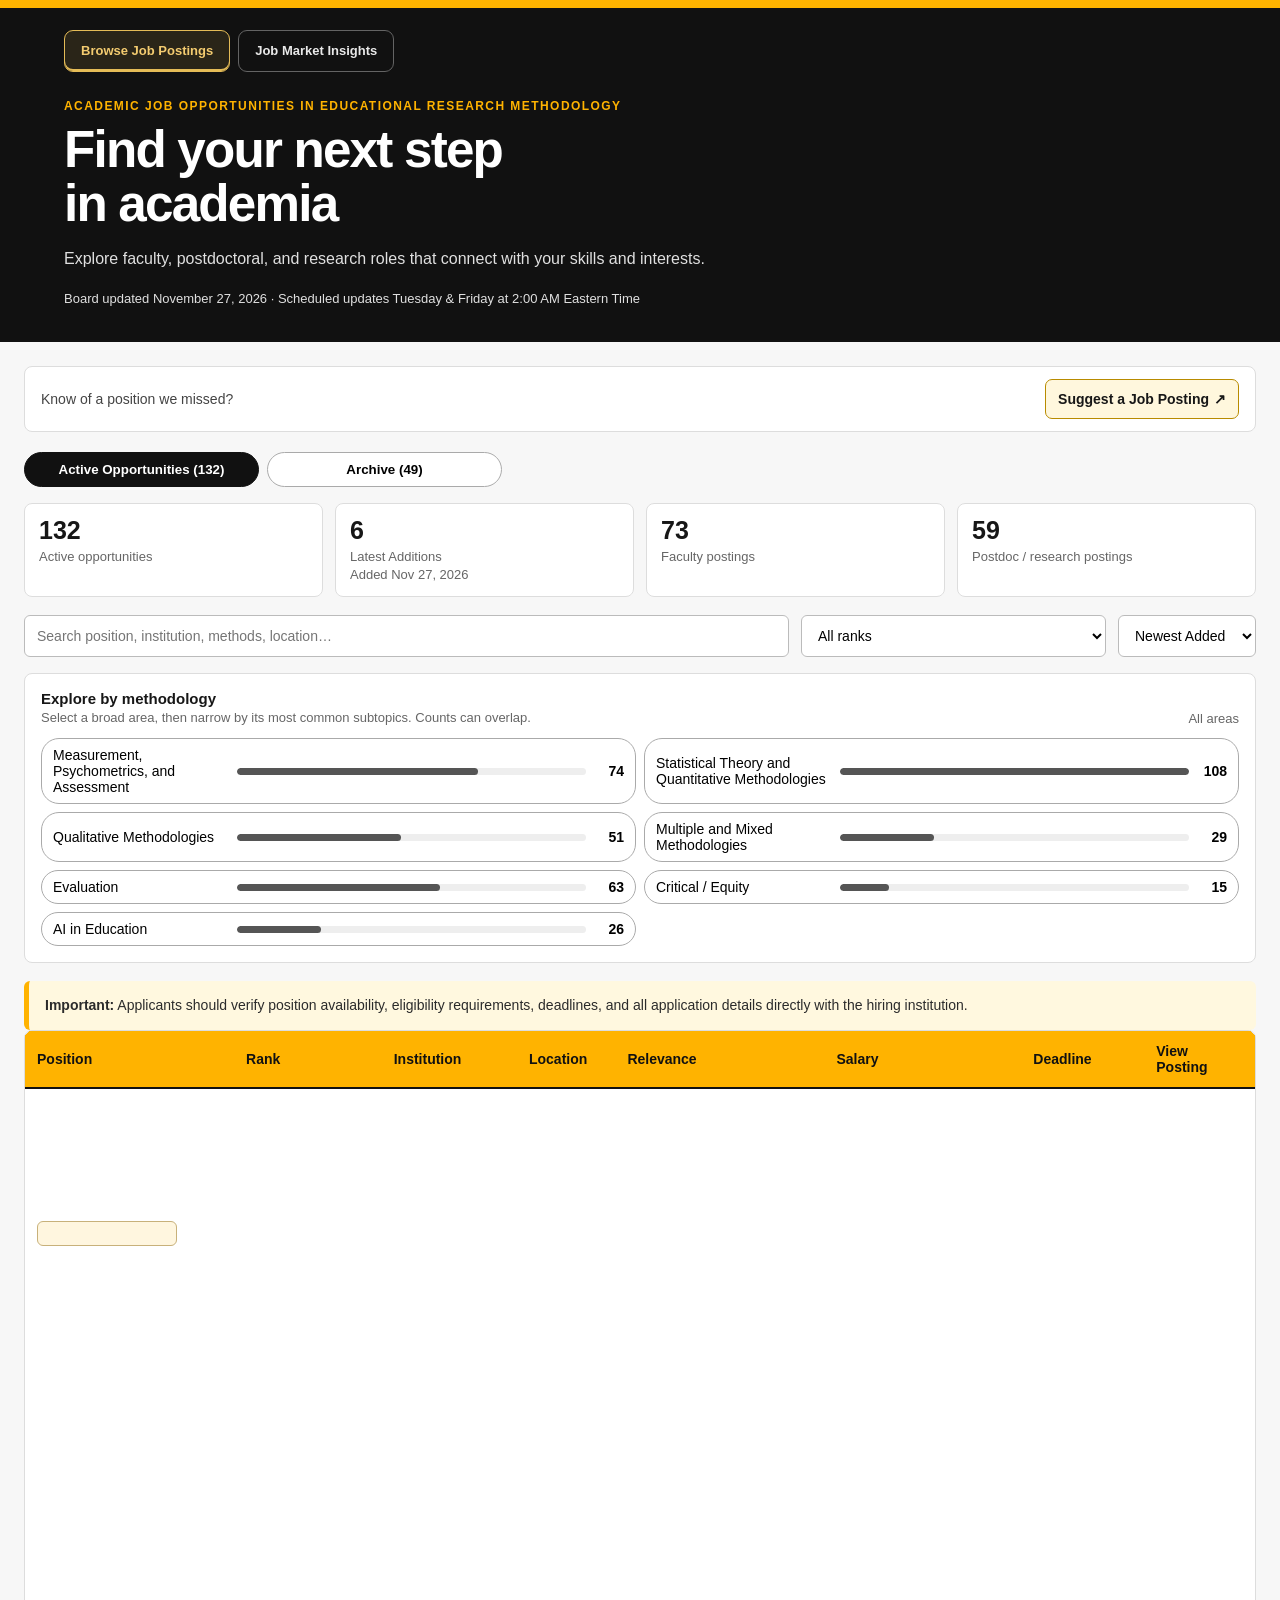
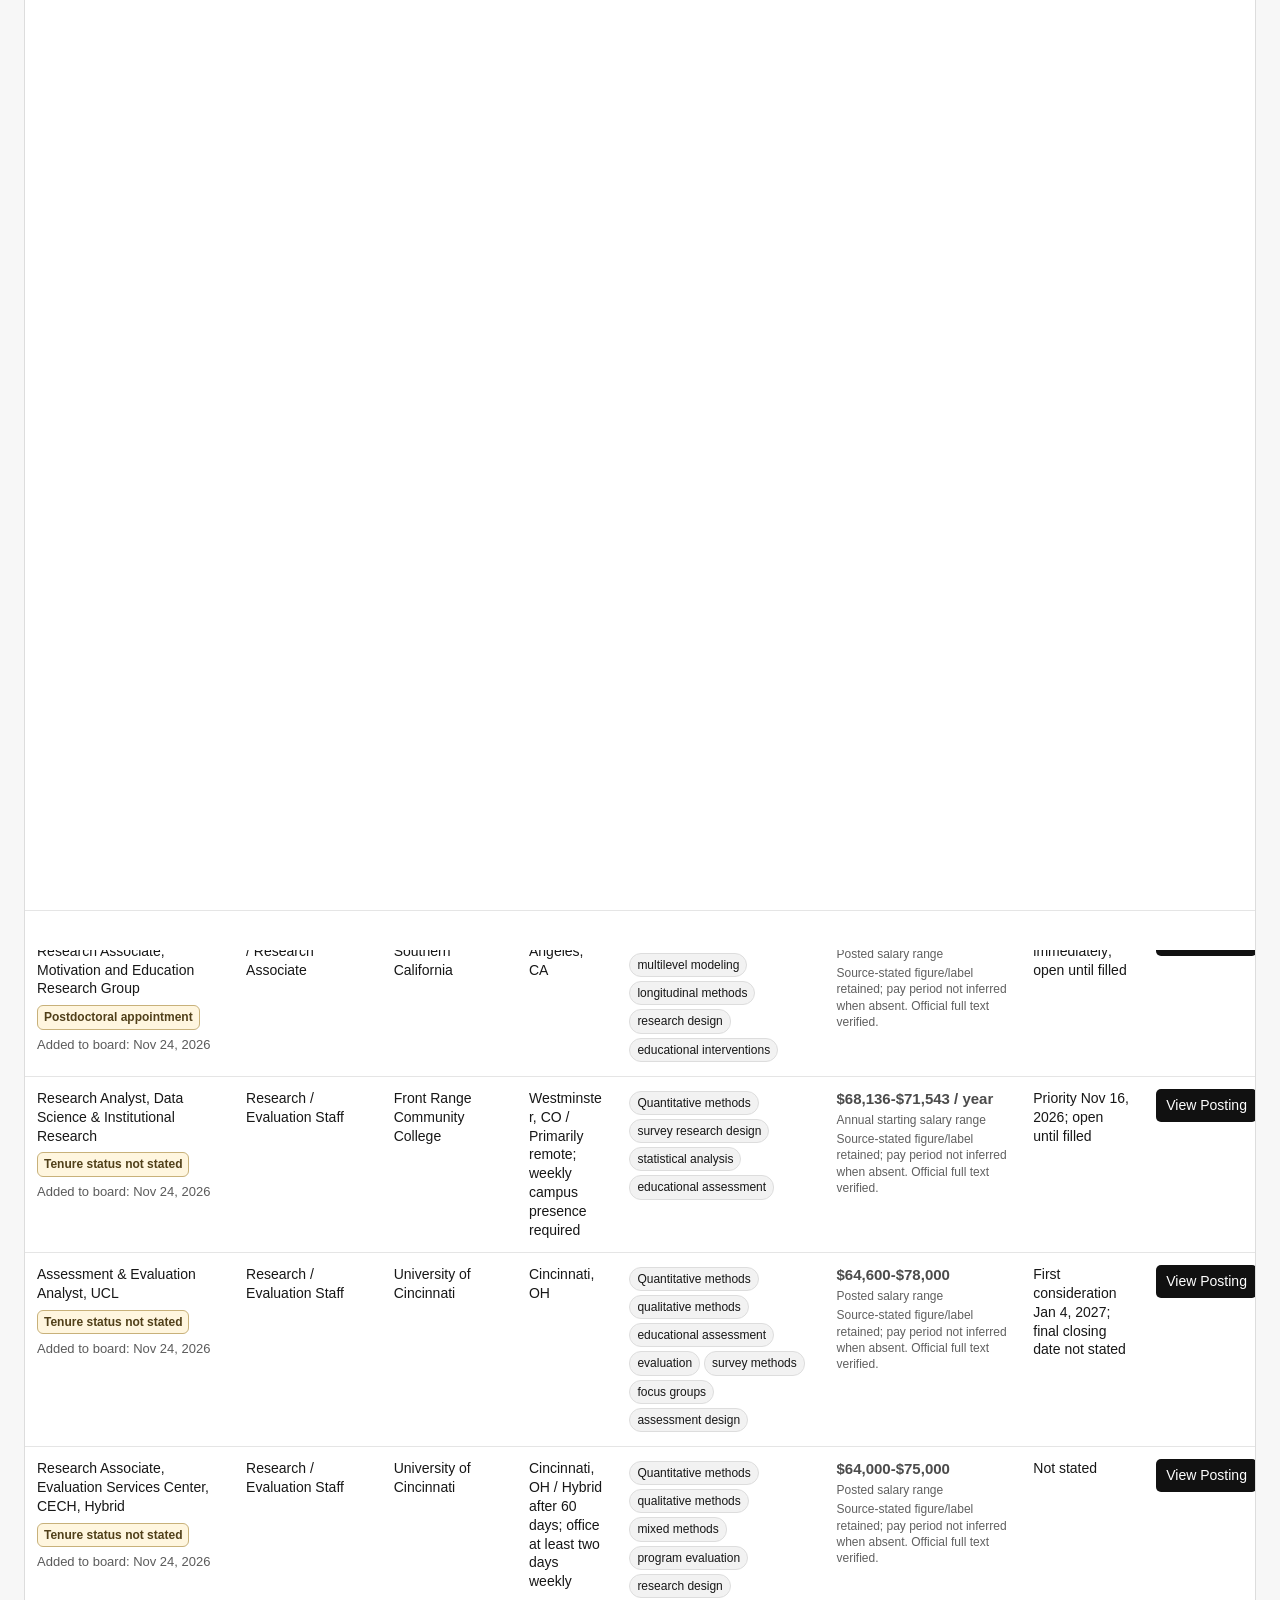
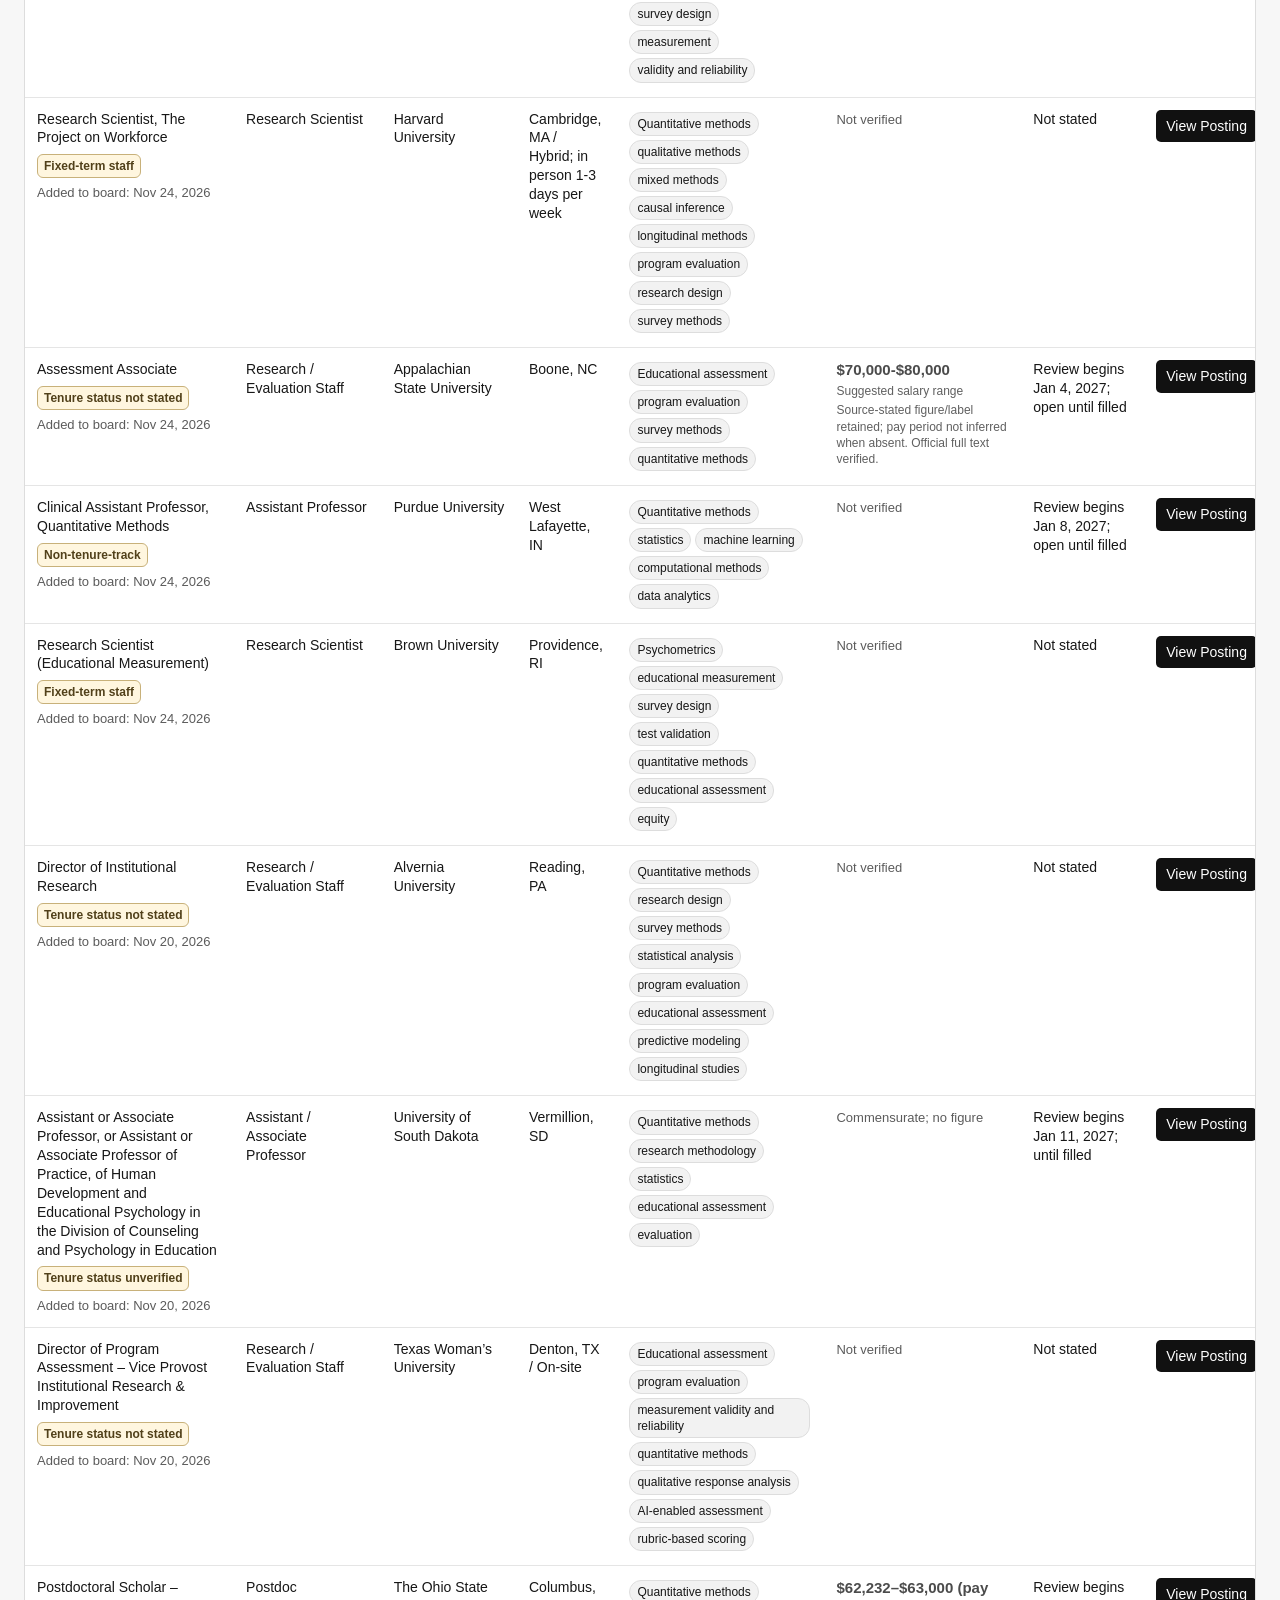
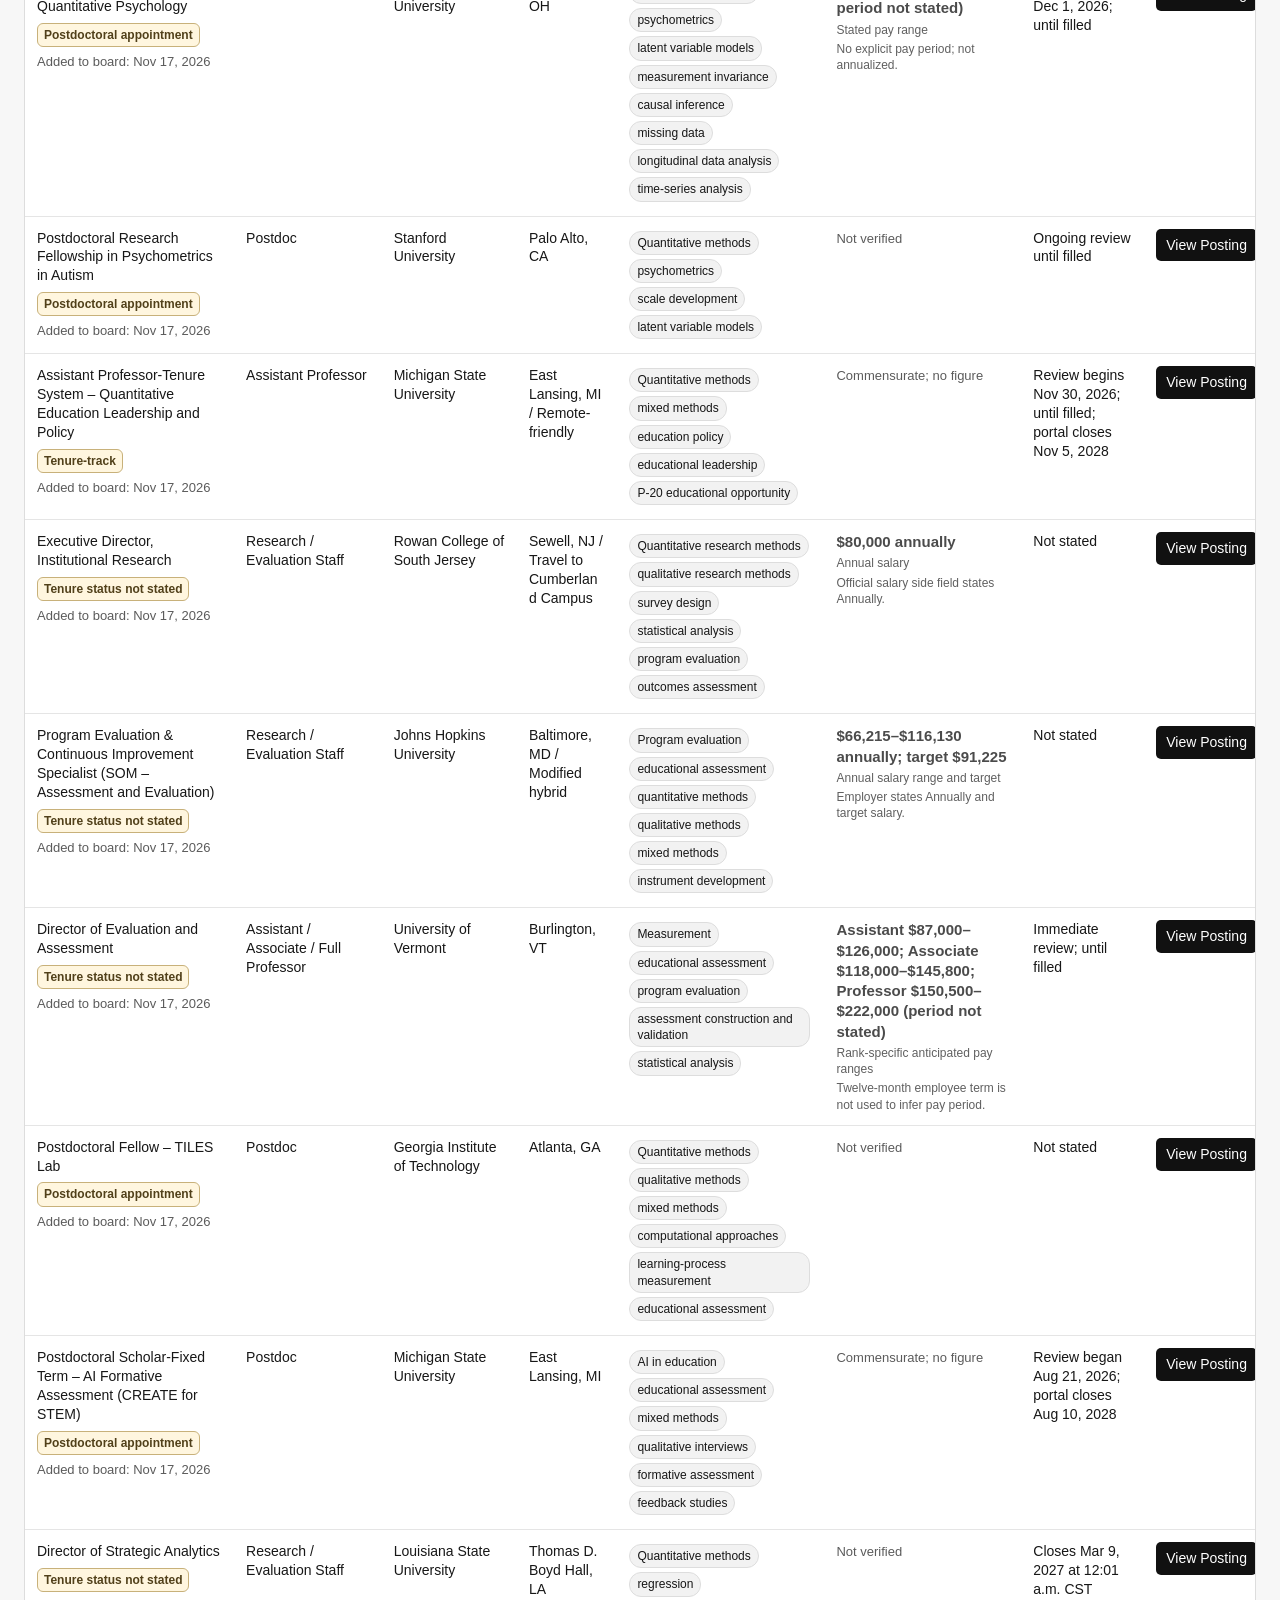
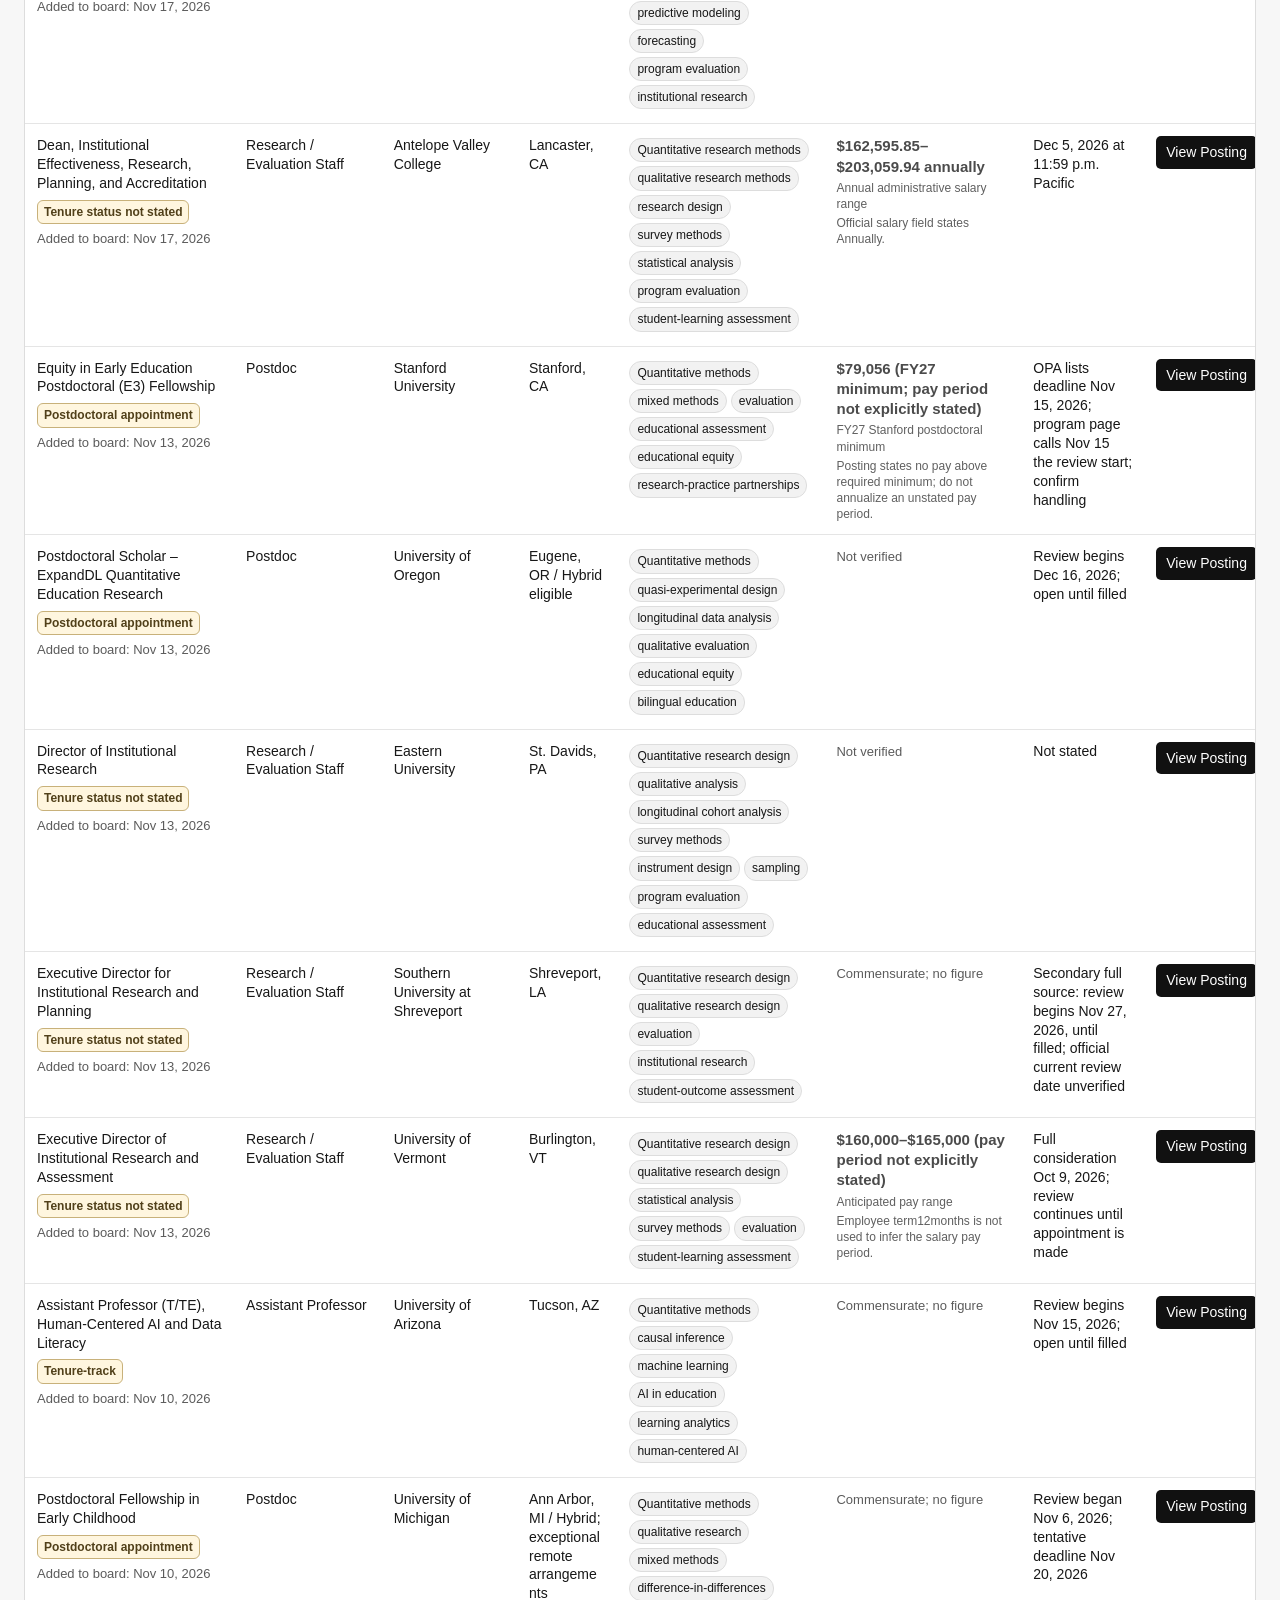
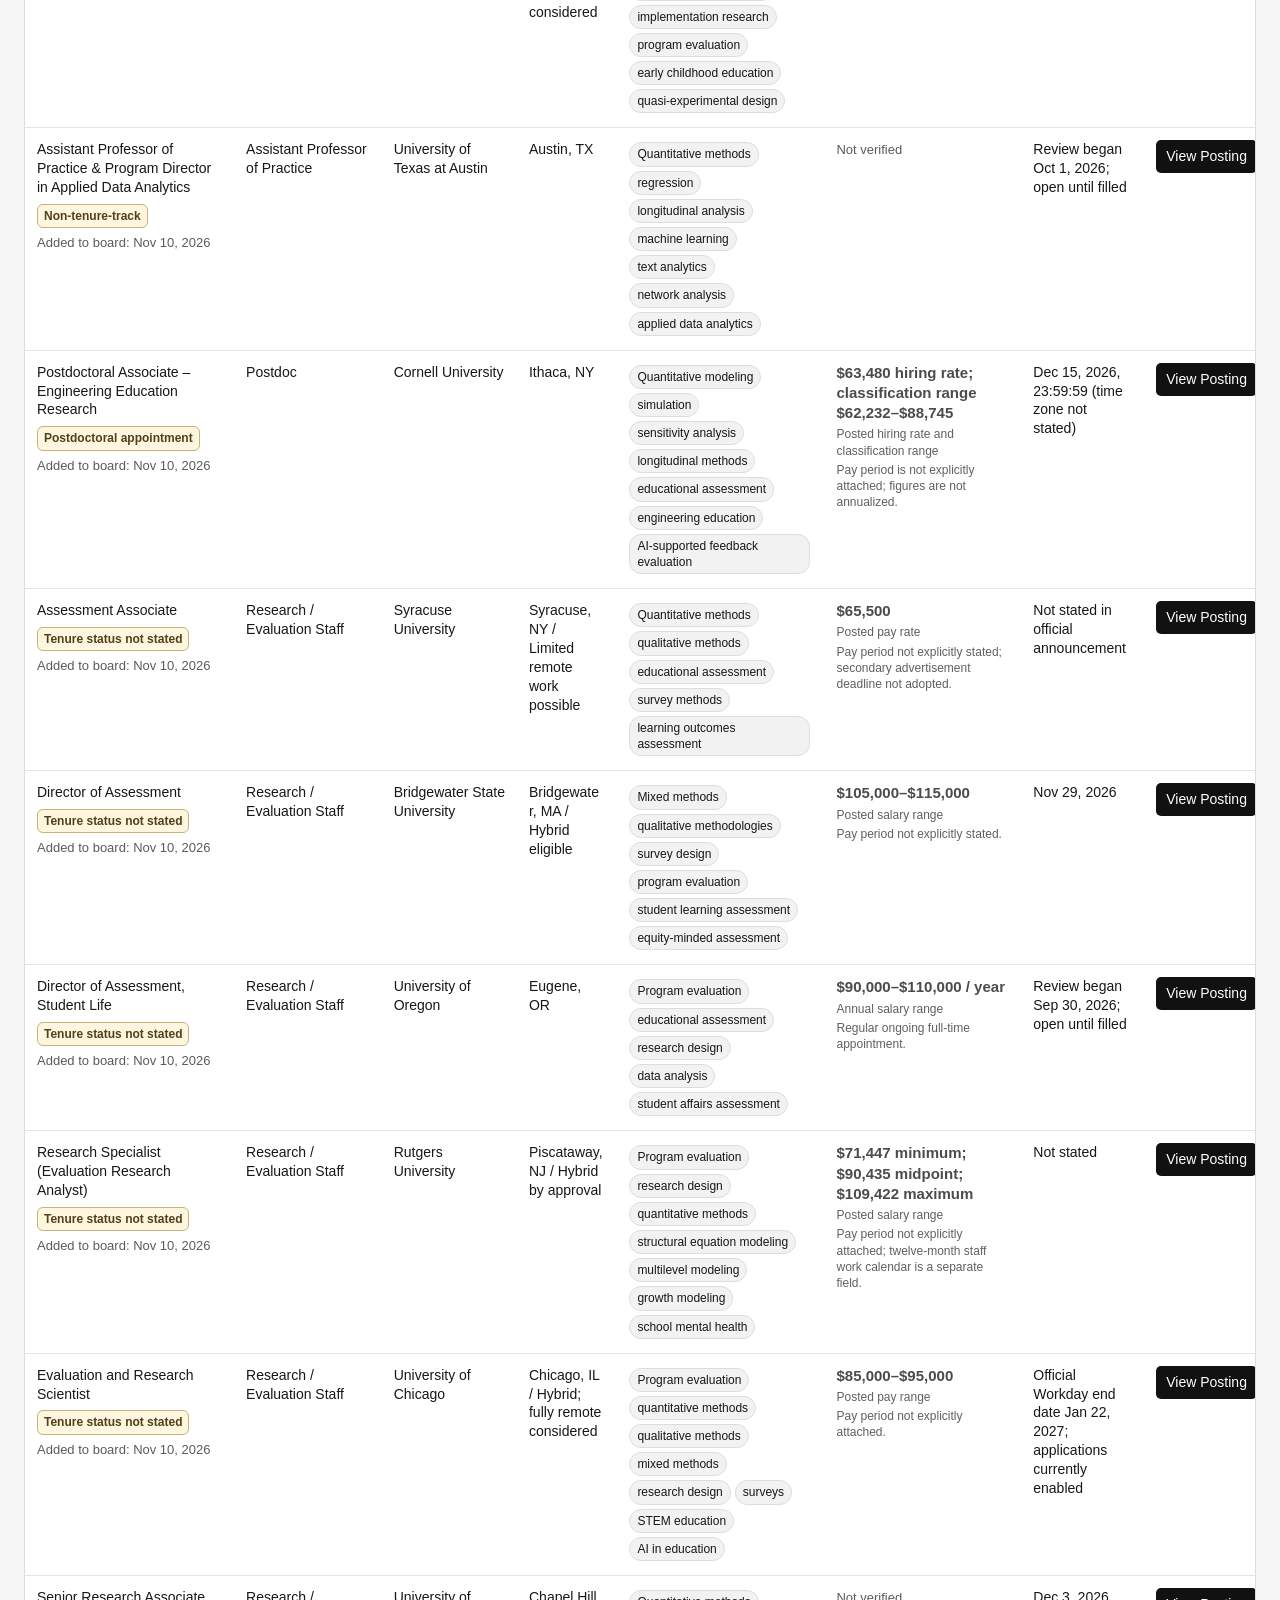
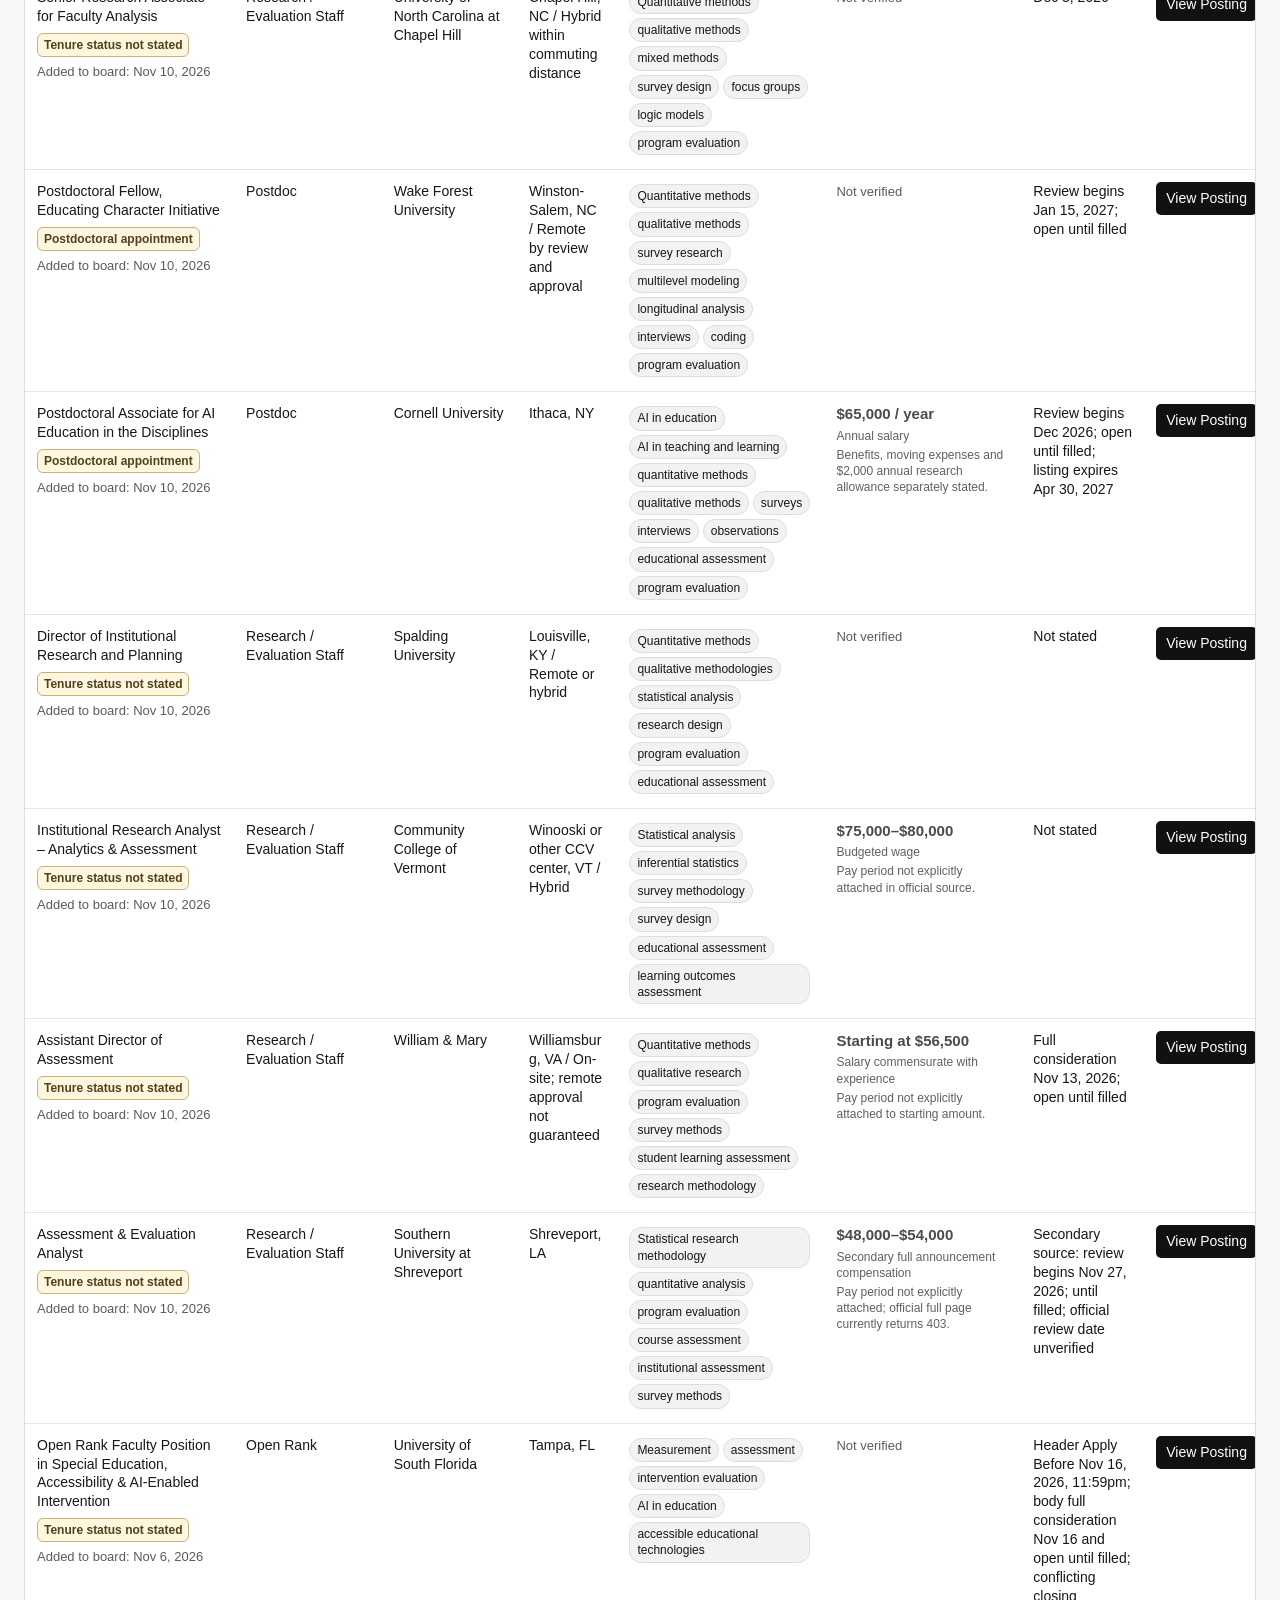
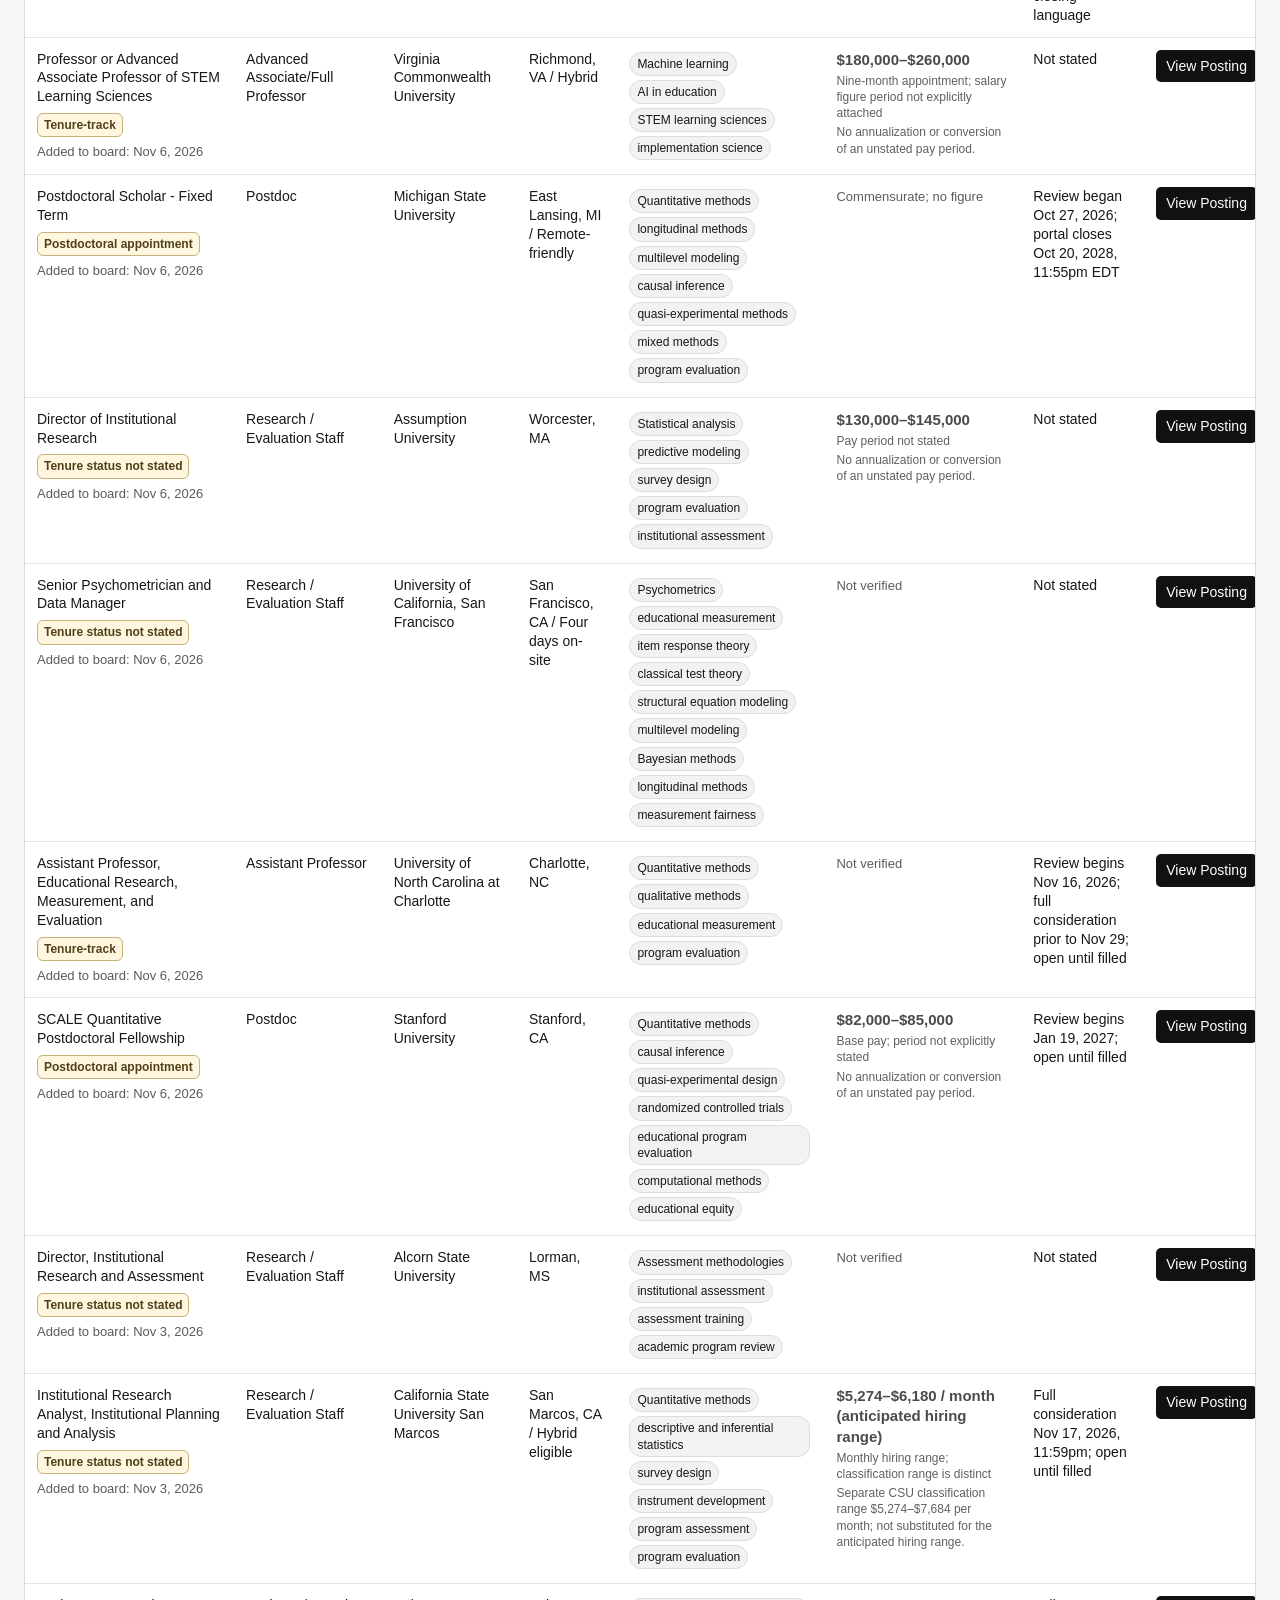
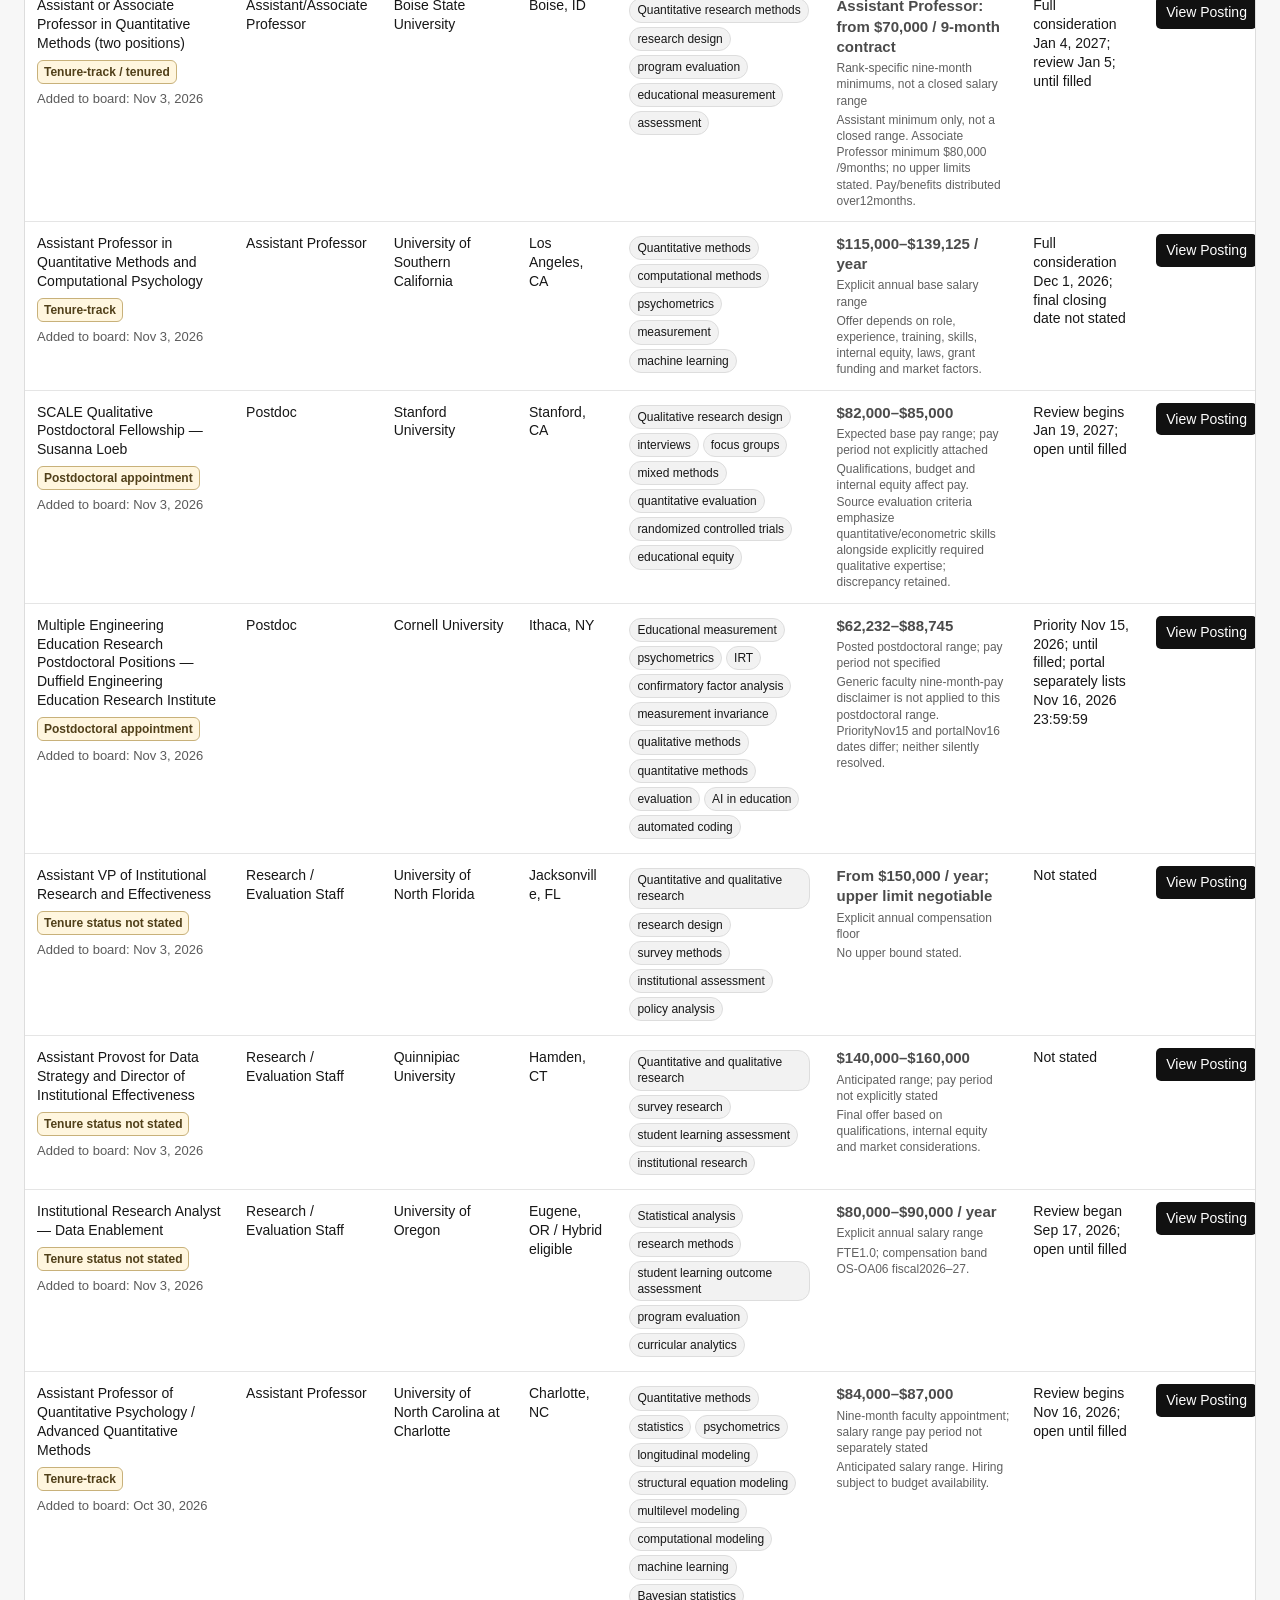
<file: index.html>
<!doctype html><html lang="en"><head><meta charset="utf-8"><meta name="viewport" content="width=device-width,initial-scale=1"><title>Educational Research Methodology Academic Jobs | RAE Job Opportunities</title>
<meta name="robots" content="index, follow"><meta name="description" content="Find educational research methodology academic jobs in quantitative methods, measurement, evaluation, educational data science, and AI-supported research design. Browse faculty, postdoctoral, and research opportunities."><style>
:root{--accent:#ffb300;--black:#111;--muted:#666;--line:#ddd}*{box-sizing:border-box}body{margin:0;font-family:Arial,Helvetica,sans-serif;color:#171717;background:#f7f7f7}.hero{background:#111;color:white;padding:22px max(5vw,24px) 34px;border-top:8px solid var(--accent)}.hero-nav{display:flex;gap:12px;align-items:center;flex-wrap:wrap;margin-bottom:26px}.hero-nav a{text-decoration:none;border:1px solid #777;border-radius:999px;padding:9px 15px;font-size:14px;font-weight:700;color:#fff}.hero-nav a[aria-current="page"]{background:var(--accent);border-color:var(--accent);color:#111}.hero-nav a:hover,.hero-nav a:focus-visible{border-color:var(--accent)}.hero-eyebrow{font-size:12px;font-weight:800;letter-spacing:.12em;text-transform:uppercase;color:var(--accent)}.hero h1{font-size:clamp(32px,4vw,54px);line-height:1.06;letter-spacing:-.035em;margin:10px 0 15px;max-width:900px}.hero p{max-width:760px;line-height:1.5;margin:0;color:#e0e0e0}.hero .asof{margin-top:18px;font-size:13px}.wrap{max-width:1500px;margin:24px auto;padding:0 24px}.tabs{display:flex;gap:8px;flex-wrap:wrap;margin:0 0 16px}.tab{border:1px solid #aaa;background:white;padding:9px 14px;border-radius:20px;cursor:pointer;font-weight:700}.tabs .tab{width:235px;min-width:235px;text-align:center}.tab.active{background:#111;color:white;border-color:#111}.tools{display:flex;gap:12px;flex-wrap:wrap;margin-bottom:16px}.tools input,.tools select{padding:11px 12px;border:1px solid #bbb;border-radius:6px;background:white;font-size:14px}.tools input{min-width:300px;flex:1}.summary{display:grid;grid-template-columns:repeat(4,minmax(0,1fr));gap:12px;margin:0 0 18px}.stat{background:white;border:1px solid var(--line);border-radius:8px;padding:14px}.stat-num{font-size:25px;font-weight:700;line-height:1}.stat-label{font-size:12px;color:var(--muted);margin-top:6px}.stat-date{font-size:11px;color:var(--muted);margin-top:3px}.method-overview{background:white;border:1px solid var(--line);border-radius:8px;padding:16px;margin:0 0 16px}.method-head{display:flex;align-items:flex-end;justify-content:space-between;gap:12px;margin-bottom:12px}.method-head strong{font-size:15px}.method-head span{font-size:12px;color:var(--muted)}.filters{display:grid;grid-template-columns:repeat(2,minmax(0,1fr));gap:8px;margin:0}.filter-btn{display:grid;grid-template-columns:minmax(130px,1fr) 2fr 28px;align-items:center;gap:10px;text-align:left}.method-bar{height:7px;background:#eee;border-radius:10px;overflow:hidden}.method-fill{height:100%;background:#555;border-radius:10px}.method-count{text-align:right;font-weight:700}.new-badge{display:inline-block;background:var(--accent);color:#111;border-radius:10px;padding:2px 6px;margin-right:6px;font-size:10px;font-weight:800;letter-spacing:.04em;vertical-align:1px}.filter-btn{border:1px solid #aaa;background:white;padding:8px 11px;border-radius:18px;cursor:pointer;font-size:13px}.filter-btn:hover:not(.active){border-color:#111}.filter-btn.active{background:#111;color:white;border-color:#111}.subcategory-panel{margin-top:14px;padding-top:12px;border-top:1px solid #e5e5e5}.subcategory-title{font-size:12px;color:var(--muted);margin:0 0 8px}.subcategory-list{display:flex;flex-wrap:wrap;gap:7px}.subcategory-btn{border:1px solid #c9c9c9;background:#fafafa;border-radius:999px;padding:6px 10px;cursor:pointer;font-size:12px;color:#222}.subcategory-btn:hover,.subcategory-btn:focus-visible{border-color:#111}.subcategory-btn[aria-pressed="true"]{background:#ffb300;border-color:#111;color:#111;font-weight:700}.sort-note{font-weight:600;color:#333}.tablebox{overflow:auto;background:white;border:1px solid var(--line);border-radius:8px}table{border-collapse:collapse;width:100%;min-width:1150px;table-layout:fixed}th:nth-child(1){width:17%}th:nth-child(2){width:12%}th:nth-child(3){width:11%}th:nth-child(4){width:8%}th:nth-child(5){width:17%}th:nth-child(6){width:16%}th:nth-child(7){width:10%}th:last-child{width:9%}table:has(#statusHead:not([hidden])){min-width:1000px}table:has(#statusHead:not([hidden])) th:nth-child(1){width:14%}table:has(#statusHead:not([hidden])) th:nth-child(2){width:9%}table:has(#statusHead:not([hidden])) th:nth-child(3){width:9%}table:has(#statusHead:not([hidden])) th:nth-child(4){width:8%}table:has(#statusHead:not([hidden])) th:nth-child(5){width:12%}table:has(#statusHead:not([hidden])) th:nth-child(6){width:13%}table:has(#statusHead:not([hidden])) th:nth-child(7){width:8%}table:has(#statusHead:not([hidden])) th:nth-child(8){width:14%}table:has(#statusHead:not([hidden])) th:last-child{width:13%}table:has(#statusHead:not([hidden])) .posting-cell .btn{font-size:12px;padding:6px 8px}th{position:sticky;top:0;background:var(--accent);color:#111;text-align:left;padding:12px;border-bottom:2px solid #111;font-size:14px}td{padding:12px;border-bottom:1px solid #e5e5e5;vertical-align:top;line-height:1.35;font-size:14px;overflow-wrap:anywhere}tr:hover td{background:#fffaf0}.btn{display:inline-block;background:#111;color:white!important;text-decoration:none;padding:7px 10px;border-radius:5px;white-space:nowrap}.btn:hover{background:#333}.archive-link{display:inline-block;margin-top:7px;color:#333;font-size:12px;font-weight:700;text-decoration:underline}.archive-link:hover{color:#000}.posting-cell{white-space:nowrap;min-width:135px}.salary-cell{min-width:205px;max-width:260px}.salary-amount{font-weight:600;font-size:15px;color:#4b4b4b}.salary-label,.salary-note{display:block;font-size:11px;line-height:1.35;margin-top:3px;color:#777}.salary-label{font-weight:400}.salary-muted{color:#777;font-size:12px}.row-meta{display:block;margin-top:7px;color:#777;font-size:12px;line-height:1.3}.about{margin-top:22px;background:white;border:1px solid var(--line);border-radius:8px;overflow:hidden}.about summary{cursor:pointer;font-weight:700;padding:15px 18px;background:#111;color:white}.about-content{padding:18px;line-height:1.55}.about-content h3{margin:16px 0 6px;font-size:15px}.about-content p{margin:6px 0;color:#444}.about-content ul{margin:6px 0 8px;padding-left:22px}.notice{margin:18px 0 0;padding:14px 16px;background:#fff8df;border-left:5px solid var(--accent);border-radius:6px;color:#2b2b2b;font-size:14px;line-height:1.5}.notice strong{font-weight:800}.footer{margin:24px 0 40px;color:#666;font-size:13px;line-height:1.5}@media(max-width:700px){.wrap{padding:0 12px}.hero{padding:18px 18px 30px}.hero-nav{margin-bottom:24px}.tools input{min-width:100%}.summary{grid-template-columns:repeat(2,minmax(0,1fr))}.filters{grid-template-columns:1fr}.filter-btn{grid-template-columns:minmax(120px,1fr) 1.5fr 26px}.tabs .tab{flex:1 1 145px;width:auto;min-width:145px}}.stat-label,.stat-date{font-size:13px}.method-head span,.subcategory-title,.subcategory-btn{font-size:13px}.filter-btn{font-size:14px}.salary-label,.salary-note{font-size:12px;color:#606060}.salary-muted,.row-meta,.archive-link{font-size:13px;color:#5b5b5b}.footer{font-size:14px}@media(max-width:700px){.filter-btn{grid-template-columns:minmax(120px,1fr) 1.1fr 26px}}

.suggest-job{display:flex;align-items:center;justify-content:space-between;flex-wrap:wrap;gap:10px 16px;margin:0 0 20px;padding:12px 16px;background:#fff;border:1px solid var(--line);border-radius:8px;color:#444;font-size:14px;line-height:1.5}.suggest-job a{display:inline-flex;align-items:center;gap:5px;min-height:40px;padding:8px 12px;border:1px solid #b88b00;border-radius:7px;background:#fff7dd;color:#171717;font-weight:700;text-decoration:none;box-sizing:border-box}.suggest-job a:hover{background:#ffb300;border-color:#806000}.suggest-job a:focus-visible{outline:3px solid #806000;outline-offset:3px}
</style><link rel="stylesheet" href="job-context.css">
<script src="job-context.js?v=20261016-fixedterm"></script>
<style>
.primary-site-nav.hero-nav{display:flex;flex-wrap:wrap;gap:12px;align-items:stretch;margin-bottom:27px}
.primary-site-nav.hero-nav a{display:flex;align-items:center;gap:12px;box-sizing:border-box;min-height:69px;min-width:245px;padding:12px 17px;border:2px solid #8b8b8b;border-radius:13px;background:rgba(255,255,255,.065);color:#fff;text-decoration:none;line-height:1.25;transition:background-color .15s,border-color .15s,transform .15s}
.primary-site-nav.hero-nav a:hover{background:rgba(255,255,255,.16);border-color:#e5c46c;transform:translateY(-1px)}
.primary-site-nav.hero-nav a[aria-current="page"]{background:#e5bc57;border-color:#e5bc57;color:#161616}
.primary-site-nav.hero-nav a[aria-current="page"]:hover{background:#f0cb72}
.primary-site-nav.hero-nav a:focus-visible{outline:3px solid #fff;outline-offset:3px}
.primary-site-nav .nav-icon{display:flex;align-items:center;justify-content:center;width:37px;height:37px;border-radius:9px;background:rgba(255,255,255,.13);font-size:23px;flex:none}
.primary-site-nav a[aria-current="page"] .nav-icon{background:rgba(0,0,0,.09)}
.primary-site-nav .nav-copy{display:flex;flex-direction:column;gap:4px}
.primary-site-nav .nav-copy strong{font-size:15px;font-weight:800}
.primary-site-nav .nav-copy small{font-size:12px;font-weight:400;opacity:.85}
@media(max-width:560px){.primary-site-nav.hero-nav{display:grid;grid-template-columns:1fr 1fr;gap:8px}.primary-site-nav.hero-nav a{min-width:0;min-height:76px;padding:11px;gap:8px}.primary-site-nav .nav-icon{width:29px;height:29px;font-size:18px}.primary-site-nav .nav-copy strong{font-size:12px}.primary-site-nav .nav-copy small{font-size:10px}}
</style><style>
/* Compact primary navigation: intentionally distinct from the insight cards below. */
.primary-site-nav.hero-nav{display:flex;flex-wrap:wrap;align-items:center;gap:8px;margin-bottom:27px}
.primary-site-nav.hero-nav a{display:inline-flex;align-items:center;justify-content:center;box-sizing:border-box;min-width:0;min-height:42px;padding:10px 16px;border:1px solid #646464;border-radius:9px;background:transparent;color:#e9e9e9;font-size:13px;font-weight:700;line-height:1.25;text-align:center;text-decoration:none;transition:background-color .15s,border-color .15s}
.primary-site-nav.hero-nav a[aria-current="page"]{background:rgba(229,188,87,.12);border-color:#e5bc57;color:#f4cc70;box-shadow:inset 0 -2px 0 #e5bc57}
.primary-site-nav.hero-nav a:hover{background:rgba(255,255,255,.12);border-color:#e5bc57}
.primary-site-nav.hero-nav a:focus-visible{outline:3px solid #fff;outline-offset:3px}
@media(max-width:560px){.primary-site-nav.hero-nav{display:grid;grid-template-columns:1fr 1fr;gap:8px;margin-bottom:24px}.primary-site-nav.hero-nav a{padding:10px 7px;min-height:44px;font-size:12px;white-space:nowrap}}
</style></head><body>
<header class="hero"><nav class="hero-nav primary-site-nav" aria-label="Site navigation"><a href="index.html" aria-current="page">Browse Job Postings</a><a href="insights.html">Job Market Insights</a></nav><div class="hero-eyebrow">Academic Job Opportunities in Educational Research Methodology</div><h1>Find your next step<br>in academia</h1><p>Explore faculty, postdoctoral, and research roles that connect with your skills and interests.</p><p class="asof" id="asof">Board updated November 27, 2026 · Scheduled updates Tuesday & Friday at 2:00 AM Eastern Time</p></header>
<main class="wrap" id="postings"><aside class="suggest-job" aria-label="Suggest a job posting"><span>Know of a position we missed?</span><a href="https://docs.google.com/forms/d/e/1FAIpQLSevJ-PMzYgU2aDbi0kT7EfaAevPUZllQALj64qMbINh5SLQlQ/viewform" target="_blank" rel="noopener noreferrer" aria-label="Suggest a Job Posting (opens Google Form in a new tab)">Suggest a Job Posting <span aria-hidden="true">↗</span></a></aside><div class="tabs"><button id="activeTab" class="tab active" type="button">Active Opportunities <span id="activeTabCount"></span></button><button id="archiveTab" class="tab" type="button">Archive <span id="archiveTabCount"></span></button></div><section class="summary" aria-label="Job board summary"><div class="stat"><div id="activeCount" class="stat-num">0</div><div class="stat-label">Active opportunities</div></div><div class="stat"><div id="newCount" class="stat-num">0</div><div class="stat-label">Latest Additions</div><div id="latestAdditionsDate" class="stat-date"></div></div><div class="stat"><div id="facultyCount" class="stat-num">0</div><div class="stat-label">Faculty postings</div></div><div class="stat"><div id="researchCount" class="stat-num">0</div><div class="stat-label">Postdoc / research postings</div></div></section><div class="tools"><input id="q" type="search" placeholder="Search position, institution, methods, location…"><select id="rank"><option value="">All ranks</option></select><select id="sort"><option value="newest">Newest Added</option><option value="oldest">Oldest Added</option><option value="institution">Institution A–Z</option><option value="position">Position A–Z</option></select></div><section class="method-overview"><div class="method-head"><div><strong>Explore by methodology</strong><br><span>Select a broad area, then narrow by its most common subtopics. Counts can overlap.</span></div><span id="filterState">All areas</span></div><div id="methodFilters" class="filters"></div><div id="subFilterPanel" class="subcategory-panel" hidden><p class="subcategory-title" id="subFilterTitle">Common subcategories in this area</p><div id="subFilters" class="subcategory-list"></div></div></section><div class="notice"><strong>Important:</strong> Applicants should verify position availability, eligibility requirements, deadlines, and all application details directly with the hiring institution.</div>
<div class="tablebox"><table><thead><tr><th>Position</th><th>Rank</th><th>Institution</th><th>Location</th><th>Relevance</th><th>Salary</th><th>Deadline</th><th id="statusHead" hidden>Status</th><th>View Posting</th></tr></thead><tbody id="jobs"></tbody></table></div><details class="about"><summary>About This Job Board</summary><div class="about-content"><h3>About</h3><p>A curated list of U.S. academic and research positions—spanning faculty, postdoc, and research scientist roles—aligned with the methodological focus of VCU’s RAE program, Advanced Educational Statistics Certificate, and Centroid Lab. Designed for students, alumni, and peers seeking methodology-driven careers across academia and research.</p><h3>Search Process</h3><p>The search process uses AI-assisted, multi-pass searches across academic job boards, disciplinary sources, and official employer career pages. Results are screened for methodological relevance, duplicates, and posting status. This curated collection should not be interpreted as exhaustive.</p><h3>Search Areas</h3><p>Opportunities are organized into seven broad areas: Measurement, Psychometrics, and Assessment; Statistical Theory and Quantitative Methodologies; Qualitative Methodologies; Multiple and Mixed Methodologies; Evaluation; Critical / Equity; and AI in Education. Selecting an area reveals frequently appearing subtopics identified from each posting’s Relevance terms, such as quantitative and qualitative research design, Bayesian methods, simulation, missing data, causal inference, SEM, multilevel / HLM, longitudinal methods, and learning analytics. A posting may match more than one area or subtopic.</p><h3>Position Types</h3><p>Assistant, Associate, Full, and Open Rank faculty; research faculty; postdoctoral positions; Research Scientist, Senior/Principal Research Scientist; Methodologist; and other relevant academic or research roles.</p><h3>Archive</h3><p>Opportunities that are closed, expired, removed, or no longer verifiable are preserved in a separate searchable Archive rather than permanently deleted. Archived records retain their original First Shared date and include their last verification status.</p><h3>Update Schedule</h3><p>Deep searches are scheduled for Tuesday and Friday at 2:00 AM Eastern Time. “First Shared” is the date a position was first added to this board, not necessarily the employer’s posting date.</p><h3>Job Market Insights</h3><p>The <a href="insights.html">Job Market Insights</a> page shows locations, fields, roles, stated application materials, and pay information for current active postings, alongside academic-year summaries that include active and archived postings. Pay and application-material information may be unavailable or unreported for some postings; applicants should confirm details with the hiring institution.</p><h3>Sources</h3><p>Opportunities are drawn from publicly available career listings and employer pages. When available, links lead to the hiring institution’s original posting.</p><h3>Feedback</h3><p>Suggestions for additional job sources, search terms, position types, or other improvements are welcome. Please contact Dr. Nick Chang (<a href="mailto:changc10@vcu.edu">changc10@vcu.edu</a>).</p><h3>Disclaimer</h3><p><strong>This is an independently maintained informational resource and is not an official Virginia Commonwealth University website.</strong></p><p>Job information is summarized from publicly available sources. This site does not reproduce full job advertisements and is not affiliated with or endorsed by the hiring institutions or third-party job platforms. This job board is provided as an informational resource. Job listings are identified and curated through an AI-assisted search process and may contain errors, omissions, outdated information, or changes made by employers after an update. Inclusion of a position does not constitute endorsement by Virginia Commonwealth University, the RAE program, the Advanced Educational Statistics Certificate, CENTROID Applied Machine Learning Lab, or Nick Chang. Applicants are responsible for verifying position availability, eligibility requirements, deadlines, and all application details directly with the hiring institution.</p></div></details><div class="footer"><strong>This is an independently maintained informational resource and is not an official Virginia Commonwealth University website.</strong><br><br>View Posting links are selected using a source hierarchy: official university/employer posting first, then established academic/professional job boards, then major job platforms when a stable official link is unavailable. Links are periodically rechecked. Applicants should verify position details and deadlines with the hiring institution. Suggestions for additional sources, search terms, or position types are welcome; please contact Dr. Nick Chang at <a href="mailto:changc10@vcu.edu">changc10@vcu.edu</a>.<p>Know of a position we missed? <a href="https://docs.google.com/forms/d/e/1FAIpQLSevJ-PMzYgU2aDbi0kT7EfaAevPUZllQALj64qMbINh5SLQlQ/viewform" target="_blank" rel="noopener noreferrer" aria-label="Suggest a Job Posting (opens Google Form in a new tab)">Suggest a Job Posting <span aria-hidden="true">↗</span></a></p></div></main>
<script>
const archiveJobs=[["Director of Institutional Research and Analytics","Research / Evaluation Staff","Harvard University","Cambridge, MA / Hybrid; Harvard-registered states","Quantitative methods; qualitative methods; research design; statistical analysis; survey methods; evaluation","Nov 24, 2026","Not stated","https://jobs.chronicle.com/job/37959323/director-of-institutional-research-and-analytics/","2026-11-27","Posting Removed"],["Director of Institutional Research and Chief Data Officer","Research / Evaluation Staff","Fayetteville State University","Fayetteville, NC / Hybrid; commuting distance required","Quantitative methods; advanced statistical analysis; qualitative methods; survey research design; focus groups; educational assessment; evaluation; predictive modeling","Nov 24, 2026","Open until filled","https://jobs.uncfsu.edu/postings/29539","2026-11-27","Posting Removed"],["Director of Institutional Research & Data Analytics","Research / Evaluation Staff","Niagara University","Niagara University, NY","Quantitative methods; longitudinal cohort analysis; predictive retention modeling; survey design; statistical analysis; institutional research","Nov 17, 2026","Not stated","https://www.theladders.com/job/director-of-institutional-research-data-analytics-niagara-university-niagara-university-ny_89683832?source=similar","2026-11-27","Posting Removed"],["Research and Assessment Specialist","Research / Evaluation Staff","University of Michigan","Ann Arbor, MI / Hybrid","Quantitative methods; qualitative methods; mixed methods; program evaluation; educational assessment; survey methods; longitudinal data; measurement validity; missing data; selection bias","Nov 17, 2026","Portal closes Nov 29, 2026; review may begin after minimum seven-day posting period","https://careers.umich.edu/job_detail/285583/research-and-assessment-specialist","2026-11-27","Posting Removed"],["Assessment Analyst II","Research / Evaluation Staff","Tulane University","Location not stated (U.S. university)","Assessment methodologies; survey design; survey analysis; statistical analysis","Nov 3, 2026","Employer deadline not stated; SAIR advertisement expires Nov 25, 2026","https://viethconsulting.com/classifieds/moreinfo.php?cid=73469985","2026-11-27","Posting Removed"],["Assistant Professor of Psychology (Quantitative and/or Experimental Methodology)","Assistant Professor","College of Charleston","Charleston, SC","Quantitative and experimental methodology; statistics; SEM; multilevel modeling; Bayesian estimation; psychometrics; longitudinal designs","Oct 23, 2026","Review begins Nov 13, 2026; closes Nov 24, 2026","https://jobs.cofc.edu/postings/18612","2026-11-27","Posting Removed"],["Assistant Professor in Special Education: Critical Disability Studies","Assistant Professor","University of Washington","Tacoma, WA","Assessment; critical disability studies; equity; special education","Oct 2, 2026","Priority Nov 2, 2026; open until filled","https://careers.insidehighered.com/job/3555621/assistant-professor-in-special-education-specialization-in-critical-disability-studies","2026-11-27","Posting Removed"],["Assistant Professor of Education (Special Education)","Assistant Professor","Randolph College","Lynchburg, VA","Assessment; special education evaluation; educational psychology","Oct 2, 2026","Not listed; review begins Oct 16, 2026","https://careers.insidehighered.com/job/3554097/assistant-professor-of-education-special-education-/","2026-11-27","Posting Removed"],["Assistant or Associate Professor of Education","Assistant/Associate Professor","Bowdoin College","Brunswick, ME","AI in education; learning sciences; data science","Sep 25, 2026","Open until filled","https://careers.bowdoin.edu/postings/17966","2026-11-27","Posting Removed"],["Director of Institutional Effectiveness","Research / Evaluation Staff","Cornell College","Mount Vernon, IA / On-site; some regular remote work possible","Research methodology; survey design; educational assessment; program evaluation; statistical analysis; institutional research","Nov 17, 2026","Not stated","https://jobs.chronicle.com/job/37708712/director-of-institutional-effectiveness/","Nov 24, 2026","Posting Removed"],["Data Scientist, M-Powering Teacher Coaching","Research / Evaluation Staff","Harvard University","Cambridge, MA / Remote (Harvard-registered U.S. states)","Educational measurement; statistical methods; machine learning; natural language processing; generative AI in education; evaluation; qualitative and quantitative coding","Oct 30, 2026","Not stated","https://jobs.smartrecruiters.com/HarvardUniversity/3743990015806161-data-scientist-m-powering-teacher-coaching","Nov 24, 2026","Posting Removed"],["Open Rank Professor in Statistics, Social Work","Open Rank","Binghamton University, State University of New York","Binghamton, NY","Quantitative methods; psychometrics; latent variables; multilevel; longitudinal; Bayesian; causal inference; missing data; ML; equity","Oct 2, 2026","Open until filled; review continues until Jan 15, 2027","https://careers.insidehighered.com/job/3555712/open-rank-professor-in-statistics-social-work/","Nov 24, 2026","Posting Removed"],["Assessment Analyst","Research / Evaluation Staff","University of Massachusetts Boston","Boston, MA","Quantitative methods; qualitative methods; educational assessment; institutional effectiveness; policy evaluation; learning outcomes","Nov 10, 2026","Nov 19, 2026 (Eastern Standard Time)","https://employmentopportunities.umb.edu/boston/en-us/job/530310/assessment-analyst","Nov 20, 2026","Deadline Passed"],["Research Analyst, Survey Research","Research / Evaluation Staff","Villanova University","Villanova, PA","Survey methods; quantitative analysis; qualitative methods; thematic analysis; institutional assessment","Nov 6, 2026","Not stated","https://jobs.villanova.edu/postings/36500/print_preview","Nov 20, 2026","Posting Removed"],["Tenure-Track Assistant Professor of Psychology - Psychological Research Methodology & Psychology as a Natural Science","Assistant Professor","James Madison University","Harrisonburg, VA","Psychological research methodology; research methods teaching; undergraduate research supervision","Nov 6, 2026","Review begins Nov 16, 2026; closing date not stated","https://jobs.jmu.edu/jobs/tenure-track-assistant-professor-of-psychology-psychological-research-methodology-psychology-as-a-natural-science-harrisonburg-virginia-united-states","Nov 20, 2026","Posting Removed"],["Assistant Professor of Sociology (Qualitative Research Methods)","Assistant Professor","University of North Carolina at Charlotte","Charlotte, NC","Qualitative research methods; research design; qualitative methods teaching and student research training","Oct 23, 2026","Full consideration Oct 19, 2026; recruitment continues until filled","https://jobs.charlotte.edu/postings/70633","Nov 20, 2026","Posting Removed"],["Postdoctoral Research Associate, Gifted Education Research & Resource Institute","Postdoc","Purdue University","West Lafayette, IN / Remote possible","Quantitative methods; qualitative methods; mixed methods; program evaluation; research design","Oct 6, 2026","Open until filled; review begins immediately","https://careers.purdue.edu/job/Postdoctoral-Research-Associate/43836-en_US/","Nov 20, 2026","Posting Removed"],["Assistant Professor of Educational Studies (Community-Based Education)","Assistant Professor","Trinity College","Hartford, CT","Quantitative methods; participatory research; equity; community-based education","Oct 2, 2026","Open until filled; review begins Oct 1, 2026","https://trincoll.peopleadmin.com/postings/3754","Nov 20, 2026","Posting Removed"],["Assistant/Associate Professor, Mathematics (Statistics or Statistics Education)","Assistant/Associate Professor","Marist University","Poughkeepsie, NY","Statistics; statistics education; machine learning; data science","Oct 2, 2026","Open until filled; review began Sep 28, 2026","https://careers.pageuppeople.com/mob/870/cw/en-us/job/494039/assistantassociate-professor-mathematics","Nov 20, 2026","Posting Removed"],["Assistant/Associate Professor in Educational Research","Assistant/Associate Professor","Coastal Carolina University","Conway, SC","Quantitative methods; mixed methods; educational research; assessment","Sep 25, 2026","Open until filled; review begins Oct 23, 2026","https://jobs.coastal.edu/postings/122779","Nov 20, 2026","Posting Removed"],["Executive Director of Institutional Effectiveness and Assessment","Research / Evaluation Staff","University of West Georgia","Carrollton, GA","Institutional research methods; statistical analysis; program evaluation; student learning outcomes assessment","Nov 3, 2026","Not stated in full secondary posting","https://careers.insidehighered.com/job/3563609/executive-director-of-institutional-effectiveness-and-assessment","Nov 17, 2026","Posting Removed"],["Assistant Professors - Industrial-Organizational Psychology, People Analytics and Workforce Solutions","Assistant Professor","Georgia Institute of Technology","Atlanta, GA","Psychometrics; people analytics; causal inference; multilevel and longitudinal modeling; machine learning; workforce assessment; organizational network analysis","Oct 16, 2026","Not listed","https://careers.insidehighered.com/job/3550894/-assistant-professors-industrial-organizational-psychology-people-analytics-and-workforce-solutions","Nov 17, 2026","Posting Removed"],["Tenure-Track Assistant Professor, Human Behavior, Research, and Policy","Assistant Professor","Boston University","Boston, MA","Quantitative methods; qualitative approaches; equity; child and family research","Oct 2, 2026","Oct 15, 2026 or until filled","https://careers.insidehighered.com/job/3551807/tenure-track-assistant-professor-in-department-of-human-behavior-research-and-policy/","Nov 17, 2026","Posting Removed"],["Assistant Research Professor - Center for Education, Identity and Social Justice (Summer Institutes)","Assistant Research Professor","University of Southern California","Los Angeles, CA","Mixed methods; quantitative analysis; qualitative analysis; educational program evaluation; educational equity; social justice; randomized controlled trials; quasi-experimental design","Nov 10, 2026","Review immediately; open until filled","https://usccareers.usc.edu/job/los-angeles/assistant-research-professor-center-for-education-identity-and-social-justice/1209/102627322592","Nov 13, 2026","Posting Removed"],["Director of Assessment and Accreditation","Research / Evaluation Staff","North Carolina A&T State University","Greensboro, NC / Primarily on-site","Quantitative analysis; survey research; educational assessment; institutional assessment; program evaluation","Nov 10, 2026","Nov 11, 2026","https://jobs.ncat.edu/postings/42013/print_preview","Nov 13, 2026","Deadline Passed"],["Assistant Research Professor - Center for Education, Identity and Social Justice","Assistant Research Professor","University of Southern California","Los Angeles, CA","Mixed methods; longitudinal methods; randomized controlled trials; quasi-experimental design; educational equity; social justice","Nov 6, 2026","Review immediately; open until filled","https://usccareers.usc.edu/job/los-angeles/assistant-research-professor-center-for-education-identity-and-social-justice/1209/102627322640","Nov 13, 2026","Posting Removed"],["Senior Institutional Research Analyst & Consultant","Research / Evaluation Staff","University of Notre Dame","South Bend, IN / Hybrid eligible","Quantitative methods; research design; regression; multivariate analysis; statistics; causal inference; machine learning; survey methods","Nov 6, 2026","Nov 12, 2026","https://jobs.smartrecruiters.com/UniversityOfNotreDame/3743990016501546-senior-institutional-research-analyst-consultant","Nov 13, 2026","Deadline Passed"],["Senior Psychometrician","Research / Evaluation Staff","Western Governors University","Salt Lake City, UT","Psychometrics; educational measurement; item analysis; reliability analysis; statistical analysis","Nov 6, 2026","Nov 9, 2026","https://wgu.wd5.myworkdayjobs.com/External/job/Salt-Lake-City-UT/Senior-Psychometrician_JR-026324","Nov 6, 2026","Deadline Passed"],["Assistant/Associate Professor of Curriculum, Educational Studies, or Educational Research","Assistant/Associate Professor","Augusta University","Augusta, GA","Educational research; research methodology; qualitative, quantitative and mixed methods; program evaluation","Oct 9, 2026","Not listed","https://careers.insidehighered.com/job/3540538/assistant-associate-professor-of-curriculum-educational-studies-or-educational-research","Nov 3, 2026","Posting Removed"],["Assistant Professor of Educational Studies (Instructional Design, Technology, and Quantitative Methods Focus)","Assistant Professor","University of Nevada, Reno","Reno, NV","Quantitative methods; educational measurement; assessment; data analytics; AI in education; instructional technology","Sep 18, 2026","Open until filled; review begins Oct 16, 2026; posting closes Oct 31, 2026","https://nshe.wd1.myworkdayjobs.com/en-US/UNR-external/job/Assistant-Professor-of-Educational-Studies--Instructional-Design--Technology--and-Quantitative-Methods-Focus-_R0153407-1","Nov 3, 2026","Posting Removed"],["Assistant Professor, Quantitative Science Program","Assistant Professor","Brown University","Providence, RI","Quantitative methods; psychometrics; longitudinal analysis; quantitative study design","Sep 25, 2026","Not listed","https://hiringcafe.com/job/assistant-professor-quantitative-science-program-brown-university-m5lax13cz2sg89ed","Oct 30, 2026","Posting Removed"],["Postdoctoral Researcher — AI-Integrated STEM Education","Postdoc","Tennessee State University","Nashville, TN","AI in education; STEM education; learning analytics; educational data mining; psychometrics; adaptive assessment","Oct 9, 2026","Oct 23, 2026","https://jobs.tnstate.edu/postings/11120","Oct 27, 2026","Deadline Passed"],["Assistant Professor – Artificial Intelligence Education","Assistant Professor","New Mexico State University","Las Cruces, NM","AI education; learning sciences; AI pedagogy","Sep 25, 2026","Oct 22, 2026, 11:55 p.m. MDT","https://careers.nmsu.edu/jobs/assistant-professor-artificial-intelligence-education-las-cruces-new-mexico-united-states","Oct 23, 2026","Deadline Passed"],["Postdoctoral Research Scientist, Applied Modeling, Measurement & Methodology Lab","Postdoc / Research Scientist","Fordham University","New York, NY","Measurement; latent variables; MLM; psychometrics; simulation; missing data","Sep 18, 2026","Not listed","https://careers.fordham.edu/postings/11864/print_preview","Oct 23, 2026","Posting Removed"],["Assistant Professor of Education, General Faculty (Curriculum & Instruction)","Assistant Professor (Teaching Track)","University of Virginia","Charlottesville, VA","Assessment; applied research methods; learning sciences; practitioner research","Oct 2, 2026","Open until filled; review begins early Oct 2026","https://careers.insidehighered.com/job/3550357/assistant-professor-of-education-general-faculty-curriculum-and-instruction-/","Oct 23, 2026","Posting Removed"],["Assistant Professor of Psychology","Assistant Professor","California Lutheran University","Thousand Oaks, CA","Statistics; quantitative methodology; research methods","Sep 29, 2026","Oct 18, 2026","https://careers.callutheran.edu/postings/13532","Oct 20, 2026","Posting Removed"],["Postdoc, Operational Psychometrics & Educational Data Science","Postdoc","Stanford University","Stanford, CA","Psychometrics; educational data science; assessment; item response theory; adaptive testing","Sep 18, 2026","Not listed","https://www.applykite.com/positions/postdoctoral-position-in-operational-psychometrics-and-educational-data-science-at-stanford-university-6p3vqzmy73","Oct 20, 2026","Posting Removed"],["Assistant Professor of Psychology (Quantitative Psychology)","Assistant Professor","San Diego State University","San Diego, CA","Quantitative psychology; ML/AI; psychometrics; SEM; multilevel models; Bayesian methods; experimental designs; network analysis (historical record; source re-verification pending)","Sep 18, 2026","Sep 18, 2026","https://careers.pageuppeople.com/873/sd/en-us/job/559042/assistant-professor-of-psychology","Sep 22, 2026","Deadline Passed"],["Postdoctoral Associate, Yale Center for Emotional Intelligence","Postdoc","Yale University","New Haven, CT","Psychometric assessment; intervention research; large-scale data analysis","Sep 18, 2026","Not listed","https://postdocs.yale.edu/posts/2026-07-08-postdoctoral-associate-the-yale-center-for-emotional-intelligence-ycei-part-of-the","Oct 2, 2026","Posting Removed"],["Research Assistant Professor, Biostatistics or Quantitative Psychology","Research Assistant Professor","University of Oklahoma Health Sciences Center","Oklahoma City, OK","Quantitative psychology; longitudinal methods; MLM; statistics","Sep 22, 2026","Open until filled","https://apply.interfolio.com/182513","Oct 20, 2026","Closed"],["Assistant Teaching Professor, Quantitative Methods-Psychology","Assistant Teaching Professor","University of California, Berkeley","Berkeley, CA","Quantitative methods; psychometrics; MLM; SEM; machine learning","Sep 18, 2026","Sep 29, 2026","https://aprecruit.berkeley.edu/JPF05480","Oct 2, 2026","Deadline Passed"],["Open Rank, Quantitative & Computational Methods (3 positions)","Open Rank","Texas A&M University","College Station, TX","Psychometrics; ML/AI; MLM; longitudinal methods; data science; network analysis","Sep 18, 2026","Priority Oct 1, 2026; applications accepted until filled","https://faculty.tamu.edu/JobDetail?JobId=190514","Oct 20, 2026","Consideration Date Passed"],["Tenure-Track Assistant/Associate Psychology Professor (School Psychology)","Assistant/Associate Professor","Millersville University of Pennsylvania","Millersville, PA","Assessment; statistics; research methods; tests and measurement; equity","Oct 2, 2026","Oct 1, 2026","https://jobs.millersville.edu/postings/15272","Oct 2, 2026","Deadline Passed"],["Faculty Position in Early Learning: Mechanisms and Interventions","Assistant/Associate Professor","Stanford University","Stanford, CA","Evaluation; implementation science; early learning interventions; equity","Oct 2, 2026","Oct 7, 2026, 11:55 p.m. Pacific","https://facultypositions.stanford.edu/jobs/faculty-position-in-early-learning-mechanisms-and-interventions-stanford-university-california-united-states","Oct 9, 2026","Deadline Passed"],["Postdoc in AI Measurement, Psychometrics, and Data Science","Postdoc","Georgetown University","Washington, DC","AI measurement; psychometrics; large-scale assessment; process data; NLP; latent regression; data science","Oct 9, 2026","Full consideration Oct 15, 2026; rolling afterward","https://www.applykite.com/positions/postdoc-in-ai-measurement-psychometrics-and-data-science-at-georgetown-university-kzh8yin04z","Nov 6, 2026","Posting Removed"],["Assistant Professor, Social and Family Dynamics","Assistant Professor","Arizona State University","Tempe, AZ","Research methodology; doctoral methods training; human development","Oct 2, 2026","Oct 9, 2026; rolling reserve pool afterward until filled","https://apply.interfolio.com/192712","Oct 20, 2026","Deadline Passed"],["Assistant/Associate Research Professor","Assistant/Associate Research Professor","Georgetown University","Remote (U.S.)","Quantitative methods; education/workforce data; equity","Sep 29, 2026","Full consideration Oct 13, 2026","https://appam.mcjobboard.net/jobs/236685","Nov 6, 2026","Posting Removed"],["Assistant Professor of Leadership and Research","Assistant Professor","Delta State University","Mississippi","Research methods teaching; educational research writing; doctoral research; dissertation advising","Oct 16, 2026","Historically open until filled; posting now expired","https://jobs.chronicle.com/job/38001675/assistant-professor-of-leadership-and-research/","Oct 20, 2026","Closed"],["Director, Buros Center for Testing; Full Professor","Full Professor / Director","University of Nebraska–Lincoln","Lincoln, NE","Psychometrics; testing; measurement; validity; reliability; assessment fairness; evaluation","Oct 16, 2026","Consideration Aug 14, 2026; open until filled","https://employment.unl.edu/postings/100424","Oct 20, 2026","Posting Removed"]];
const jobs=[["Research Assistant Professor of Education Policy","Assistant Professor","University of Arkansas","Fayetteville, AR","Quantitative methods; causal inference; econometrics; survey methods; education policy evaluation","Nov 24, 2026","Body: full consideration Dec 6, 2026, later applications as needed; portal header says Nov 4, 2026 — conflict retained","https://academicgates.com/job/research-assistant-professor-of-education-policy/755702"],["Director of Assessment and Planning","Research / Evaluation Staff","Wor-Wic Community College","Salisbury, MD","Educational assessment; program evaluation; evaluation design; student learning outcomes; institutional effectiveness","Nov 24, 2026","First consideration Nov 11, 2026; open until filled","https://www.schooljobs.com/jobs/5535813-0/director-of-assessment-and-planning"],["Psychometrician, Office of Assessment and Evaluation (PhD) (Phoenix)","Assistant / Associate Professor","University of Arizona","Phoenix, AZ","Psychometrics; item response theory; IRT; test development; test validation; equating; standard setting; longitudinal methods; quantitative methods; educational assessment; evaluation","Nov 24, 2026","Open until filled (adopted secondary source)","https://minneapolisjobnetwork.com/career/17704649/Psychometrician-Office-Assessment-Evaluation-Phd-Phoenix-Arizona-Phoenix"],["Assistant Professor & Assistant Dean of Assessment and Continuing Program Improvement","Assistant Professor","Campbell University","Buies Creek, NC","Educational assessment; program evaluation; quantitative methods; qualitative methods; rubric calibration; research and evaluation","Nov 24, 2026","Not stated","https://phg.tbe.taleo.net/phg01/ats/careers/v2/viewRequisition?org=CAMPUNIV&cws=37&rid=3733"],["Director, Institutional Research and Analytics","Research / Evaluation Staff","Radford University","Radford, VA / Primarily campus-based; occasional remote work possible","Quantitative methods; predictive modeling; statistical analysis; educational assessment; evaluation","Nov 24, 2026","Priority review Jan 4, 2027; open until filled","https://careers.pageuppeople.com/1177/cw/en-us/job/55000695/director-institutional-research-and-analytics"],["Assistant Professor - 123130 Qualitative Research","Assistant Professor","Tennessee Technological University","Cookeville, TN / Hybrid (secondary listing)","Qualitative methods; qualitative research design; research methodology; graduate research training","Nov 24, 2026","Not stated","https://academiccareers.com/job/183937/assistant-professor-123130-qualitative-research/"],["Associate Professor or Advanced Assistant Professor, Political Science and Sociology","Assistant / Associate Professor","CUNY Graduate Center","New York, NY","Quantitative methods; causal inference; survey research; network analysis; computational methods; experimental design; spatial analysis; demographic analysis","Nov 24, 2026","Review begins Nov 23, 2026; closes Dec 8, 2026","https://www.educationjobsite.com/jobs/associate-professor-or-advanced-assistant-professor-ph-d-m-a-program-in-political-science-ph-d-new-york-ny-3494057227-job.html"],["Open Rank Faculty Position in Survey Research","Open Rank","University of Texas at Dallas","Richardson, TX","Quantitative methods; survey research design; survey methodology; research design; advanced statistics","Nov 24, 2026","Priority Nov 5, 2026; final close Dec 21, 2026","https://jobs.utdallas.edu/postings/33022/print_preview"],["Postdoctoral Scholar-Research Associate, Motivation and Education Research Group","Postdoctoral Fellow / Research Associate","University of Southern California","Los Angeles, CA","Quantitative methods; multilevel modeling; longitudinal methods; research design; educational interventions","Nov 24, 2026","Review immediately; open until filled","https://usccareers.usc.edu/job/los-angeles/postdoctoral-scholar-research-associate/1209/103081856464"],["Research Analyst, Data Science & Institutional Research","Research / Evaluation Staff","Front Range Community College","Westminster, CO / Primarily remote; weekly campus presence required","Quantitative methods; survey research design; statistical analysis; educational assessment","Nov 24, 2026","Priority Nov 16, 2026; open until filled","https://careers.pageuppeople.com/mob/1234/cw/en-us/job/493529/research-analyst"],["Assessment & Evaluation Analyst, UCL","Research / Evaluation Staff","University of Cincinnati","Cincinnati, OH","Quantitative methods; qualitative methods; educational assessment; evaluation; survey methods; focus groups; assessment design","Nov 24, 2026","First consideration Jan 4, 2027; final closing date not stated","https://jobs.uc.edu/job/Cincinnati-Assessment-&-Evaluation-Analyst,-UCL-OH-45221/104604-en_US/"],["Research Associate, Evaluation Services Center, CECH, Hybrid","Research / Evaluation Staff","University of Cincinnati","Cincinnati, OH / Hybrid after 60 days; office at least two days weekly","Quantitative methods; qualitative methods; mixed methods; program evaluation; research design; survey design; measurement; validity and reliability","Nov 24, 2026","Not stated","https://jobs.uc.edu/job/Cincinnati-Research-Associate%2C-Evaluation-Services-Center%2C-CECH%2C-Hybrid-OH-45221/104584-en_US/"],["Research Scientist, The Project on Workforce","Research Scientist","Harvard University","Cambridge, MA / Hybrid; in person 1-3 days per week","Quantitative methods; qualitative methods; mixed methods; causal inference; longitudinal methods; program evaluation; research design; survey methods","Nov 24, 2026","Not stated","https://jobs.smartrecruiters.com/harvarduniversity/3743990016853276-research-scientist-the-project-on-workforce"],["Assessment Associate","Research / Evaluation Staff","Appalachian State University","Boone, NC","Educational assessment; program evaluation; survey methods; quantitative methods","Nov 24, 2026","Review begins Jan 4, 2027; open until filled","https://appstate.peopleadmin.com/postings/57031"],["Clinical Assistant Professor, Quantitative Methods","Assistant Professor","Purdue University","West Lafayette, IN","Quantitative methods; statistics; machine learning; computational methods; data analytics","Nov 24, 2026","Review begins Jan 8, 2027; open until filled","https://careers.purdue.edu/job/West-Lafayette-Clinical-Assistant-Professor%2C-Quantitative-Methods-IN-47906/44130-en_US/"],["Research Scientist (Educational Measurement)","Research Scientist","Brown University","Providence, RI","Psychometrics; educational measurement; survey design; test validation; quantitative methods; educational assessment; equity","Nov 24, 2026","Not stated","https://annenberg.brown.edu/about/opportunities/research-scientist-educational-measurement"],["Director of Institutional Research","Research / Evaluation Staff","Alvernia University","Reading, PA","Quantitative methods; research design; survey methods; statistical analysis; program evaluation; educational assessment; predictive modeling; longitudinal studies","Nov 20, 2026","Not stated","https://workforcenow.adp.com/mascsr/default/mdf/recruitment/recruitment.html?cid=1b9ea04c-142e-4aa7-8d21-45439ca5b76b&ccId=19000101_000001&lang=en_US&jobId=9205018028947_1&&source=EN"],["Assistant or Associate Professor, or Assistant or Associate Professor of Practice, of Human Development and Educational Psychology in the Division of Counseling and Psychology in Education","Assistant / Associate Professor","University of South Dakota","Vermillion, SD","Quantitative methods; research methodology; statistics; educational assessment; evaluation","Nov 20, 2026","Review begins Jan 11, 2027; until filled","https://yourfuture.sdbor.edu/postings/50508"],["Director of Program Assessment – Vice Provost Institutional Research & Improvement","Research / Evaluation Staff","Texas Woman’s University","Denton, TX / On-site","Educational assessment; program evaluation; measurement validity and reliability; quantitative methods; qualitative response analysis; AI-enabled assessment; rubric-based scoring","Nov 20, 2026","Not stated","https://www.sparcwork.com/jobs/38201225/director-of-program-assessment-vice-provost-institutional-research-imp"],["Postdoctoral Scholar – Quantitative Psychology","Postdoc","The Ohio State University","Columbus, OH","Quantitative methods; psychometrics; latent variable models; measurement invariance; causal inference; missing data; longitudinal data analysis; time-series analysis","Nov 17, 2026","Review begins Dec 1, 2026; until filled","https://osu.wd1.myworkdayjobs.com/OSUCareers/job/Columbus-Campus/Post-Doctoral-Scholar_R162266-1"],["Postdoctoral Research Fellowship in Psychometrics in Autism","Postdoc","Stanford University","Palo Alto, CA","Quantitative methods; psychometrics; scale development; latent variable models","Nov 17, 2026","Ongoing review until filled","https://med.stanford.edu/content/dam/sm/autism/documents/Postdoctoral%20Research%20Fellowship%20in%20Autism%20ad.pdf"],["Assistant Professor-Tenure System – Quantitative Education Leadership and Policy","Assistant Professor","Michigan State University","East Lansing, MI / Remote-friendly","Quantitative methods; mixed methods; education policy; educational leadership; P-20 educational opportunity","Nov 17, 2026","Review begins Nov 30, 2026; until filled; portal closes Nov 5, 2028","https://careers.msu.edu/jobs/assistant-professor-tenure-system-east-lansing-michigan-united-states-7057ad4c-7366-4c54-83af-d700b8652ef5"],["Executive Director, Institutional Research","Research / Evaluation Staff","Rowan College of South Jersey","Sewell, NJ / Travel to Cumberland Campus","Quantitative research methods; qualitative research methods; survey design; statistical analysis; program evaluation; outcomes assessment","Nov 17, 2026","Not stated","https://www.schooljobs.com/jobs/5537495-0/executive-director-institutional-research"],["Program Evaluation & Continuous Improvement Specialist (SOM – Assessment and Evaluation)","Research / Evaluation Staff","Johns Hopkins University","Baltimore, MD / Modified hybrid","Program evaluation; educational assessment; quantitative methods; qualitative methods; mixed methods; instrument development","Nov 17, 2026","Not stated","https://hiring.jhu.edu/careers/job/1133916770032?domain=jhu.edu&hl=en"],["Director of Evaluation and Assessment","Assistant / Associate / Full Professor","University of Vermont","Burlington, VT","Measurement; educational assessment; program evaluation; assessment construction and validation; statistical analysis","Nov 17, 2026","Immediate review; until filled","https://www.uvmjobs.com/postings/88962/print_preview"],["Postdoctoral Fellow – TILES Lab","Postdoc","Georgia Institute of Technology","Atlanta, GA","Quantitative methods; qualitative methods; mixed methods; computational approaches; learning-process measurement; educational assessment","Nov 17, 2026","Not stated","https://careers.insidehighered.com/job/3570001/postdoctoral-fellow/"],["Postdoctoral Scholar-Fixed Term – AI Formative Assessment (CREATE for STEM)","Postdoc","Michigan State University","East Lansing, MI","AI in education; educational assessment; mixed methods; qualitative interviews; formative assessment; feedback studies","Nov 17, 2026","Review began Aug 21, 2026; portal closes Aug 10, 2028","https://careers.msu.edu/jobs/postdoctoral-scholar-fixed-term-east-lansing-michigan-united-states-e4d90b39-b467-4a18-aee3-aad3d14f6cba"],["Director of Strategic Analytics","Research / Evaluation Staff","Louisiana State University","Thomas D. Boyd Hall, LA","Quantitative methods; regression; predictive modeling; forecasting; program evaluation; institutional research","Nov 17, 2026","Closes Mar 9, 2027 at 12:01 a.m. CST","https://www.edtech.com/jobs/director-of-strategic-analytics-5268"],["Dean, Institutional Effectiveness, Research, Planning, and Accreditation","Research / Evaluation Staff","Antelope Valley College","Lancaster, CA","Quantitative research methods; qualitative research methods; research design; survey methods; statistical analysis; program evaluation; student-learning assessment","Nov 17, 2026","Dec 5, 2026 at 11:59 p.m. Pacific","https://www.governmentjobs.com/jobs/5525097-0/dean-institutional-effectiveness-research-planning-and-accreditation"],["Equity in Early Education Postdoctoral (E3) Fellowship","Postdoc","Stanford University","Stanford, CA","Quantitative methods; mixed methods; evaluation; educational assessment; educational equity; research-practice partnerships","Nov 13, 2026","OPA lists deadline Nov 15, 2026; program page calls Nov 15 the review start; confirm handling","https://postdocs.stanford.edu/prospective/opportunities/open-postdoctoral-position-faculty-mentor-jelena-obradovic"],["Postdoctoral Scholar – ExpandDL Quantitative Education Research","Postdoc","University of Oregon","Eugene, OR / Hybrid eligible","Quantitative methods; quasi-experimental design; longitudinal data analysis; qualitative evaluation; educational equity; bilingual education","Nov 13, 2026","Review begins Dec 16, 2026; open until filled","https://careers.uoregon.edu/cw/en-us/job/537112/postdoctoral-scholar"],["Director of Institutional Research","Research / Evaluation Staff","Eastern University","St. Davids, PA","Quantitative research design; qualitative analysis; longitudinal cohort analysis; survey methods; instrument design; sampling; program evaluation; educational assessment","Nov 13, 2026","Not stated","https://www.schooljobs.com/careers/easternpa/jobs/5542630/director-of-institutional-research"],["Executive Director for Institutional Research and Planning","Research / Evaluation Staff","Southern University at Shreveport","Shreveport, LA","Quantitative research design; qualitative research design; evaluation; institutional research; student-outcome assessment","Nov 13, 2026","Secondary full source: review begins Nov 27, 2026, until filled; official current review date unverified","https://careers.insidehighered.com/job/3475480/executive-director-for-institutional-research-and-planning/"],["Executive Director of Institutional Research and Assessment","Research / Evaluation Staff","University of Vermont","Burlington, VT","Quantitative research design; qualitative research design; statistical analysis; survey methods; evaluation; student-learning assessment","Nov 13, 2026","Full consideration Oct 9, 2026; review continues until appointment is made","https://www.uvmjobs.com/postings/88258/print_preview"],["Assistant Professor (T/TE), Human-Centered AI and Data Literacy","Assistant Professor","University of Arizona","Tucson, AZ","Quantitative methods; causal inference; machine learning; AI in education; learning analytics; human-centered AI","Nov 10, 2026","Review begins Nov 15, 2026; open until filled","https://arizona.csod.com/ux/ats/careersite/4/home/requisition/27551?c=arizona&sq=assistant%20professor"],["Postdoctoral Fellowship in Early Childhood","Postdoc","University of Michigan","Ann Arbor, MI / Hybrid; exceptional remote arrangements considered","Quantitative methods; qualitative research; mixed methods; difference-in-differences; implementation research; program evaluation; early childhood education; quasi-experimental design","Nov 10, 2026","Review began Nov 6, 2026; tentative deadline Nov 20, 2026","https://edpolicy.umich.edu/what-we-do/join-our-team"],["Assistant Professor of Practice & Program Director in Applied Data Analytics","Assistant Professor of Practice","University of Texas at Austin","Austin, TX","Quantitative methods; regression; longitudinal analysis; machine learning; text analytics; network analysis; applied data analytics","Nov 10, 2026","Review began Oct 1, 2026; open until filled","https://faculty.utexas.edu/career/190886"],["Postdoctoral Associate – Engineering Education Research","Postdoc","Cornell University","Ithaca, NY","Quantitative modeling; simulation; sensitivity analysis; longitudinal methods; educational assessment; engineering education; AI-supported feedback evaluation","Nov 10, 2026","Dec 15, 2026, 23:59:59 (time zone not stated)","https://academicjobsonline.org/ajo/jobs/33097"],["Assessment Associate","Research / Evaluation Staff","Syracuse University","Syracuse, NY / Limited remote work possible","Quantitative methods; qualitative methods; educational assessment; survey methods; learning outcomes assessment","Nov 10, 2026","Not stated in official announcement","https://www.sujobopps.com/postings/114903/print_preview"],["Director of Assessment","Research / Evaluation Staff","Bridgewater State University","Bridgewater, MA / Hybrid eligible","Mixed methods; qualitative methodologies; survey design; program evaluation; student learning assessment; equity-minded assessment","Nov 10, 2026","Nov 29, 2026","https://jobs.bridgew.edu/postings/34022/print_preview"],["Director of Assessment, Student Life","Research / Evaluation Staff","University of Oregon","Eugene, OR","Program evaluation; educational assessment; research design; data analysis; student affairs assessment","Nov 10, 2026","Review began Sep 30, 2026; open until filled","https://careers.uoregon.edu/en-us/job/537018"],["Research Specialist (Evaluation Research Analyst)","Research / Evaluation Staff","Rutgers University","Piscataway, NJ / Hybrid by approval","Program evaluation; research design; quantitative methods; structural equation modeling; multilevel modeling; growth modeling; school mental health","Nov 10, 2026","Not stated","https://jobs.rutgers.edu/postings/283231/print_preview"],["Evaluation and Research Scientist","Research / Evaluation Staff","University of Chicago","Chicago, IL / Hybrid; fully remote considered","Program evaluation; quantitative methods; qualitative methods; mixed methods; research design; surveys; STEM education; AI in education","Nov 10, 2026","Official Workday end date Jan 22, 2027; applications currently enabled","https://uchicago.wd5.myworkdayjobs.com/External/job/Chicago-IL/Evaluation-and-Research-Scientist_JR34533"],["Senior Research Associate for Faculty Analysis","Research / Evaluation Staff","University of North Carolina at Chapel Hill","Chapel Hill, NC / Hybrid within commuting distance","Quantitative methods; qualitative methods; mixed methods; survey design; focus groups; logic models; program evaluation","Nov 10, 2026","Dec 3, 2026","https://unc.peopleadmin.com/postings/328167/print_preview"],["Postdoctoral Fellow, Educating Character Initiative","Postdoc","Wake Forest University","Winston-Salem, NC / Remote by review and approval","Quantitative methods; qualitative methods; survey research; multilevel modeling; longitudinal analysis; interviews; coding; program evaluation","Nov 10, 2026","Review begins Jan 15, 2027; open until filled","https://wfu.wd1.myworkdayjobs.com/Staff_Career_Website_live/job/Winston-Salem-NC/Postdoctoral-Fellow--Educating-Character-Initiative_R0009223"],["Postdoctoral Associate for AI Education in the Disciplines","Postdoc","Cornell University","Ithaca, NY","AI in education; AI in teaching and learning; quantitative methods; qualitative methods; surveys; interviews; observations; educational assessment; program evaluation","Nov 10, 2026","Review begins Dec 2026; open until filled; listing expires Apr 30, 2027","https://academicjobsonline.org/ajo/jobs/33301"],["Director of Institutional Research and Planning","Research / Evaluation Staff","Spalding University","Louisville, KY / Remote or hybrid","Quantitative methods; qualitative methodologies; statistical analysis; research design; program evaluation; educational assessment","Nov 10, 2026","Not stated","https://www.paycomonline.net/v4/ats/web.php/portal/A99CE46A67143A8F77A8C7BDEA7155DA/jobs/578680"],["Institutional Research Analyst – Analytics & Assessment","Research / Evaluation Staff","Community College of Vermont","Winooski or other CCV center, VT / Hybrid","Statistical analysis; inferential statistics; survey methodology; survey design; educational assessment; learning outcomes assessment","Nov 10, 2026","Not stated","https://vsc.wd108.myworkdayjobs.com/CCV/job/Winooski-VT/Institutional-Research-Analyst---Analytics---Assessment_R-2026603"],["Assistant Director of Assessment","Research / Evaluation Staff","William & Mary","Williamsburg, VA / On-site; remote approval not guaranteed","Quantitative methods; qualitative research; program evaluation; survey methods; student learning assessment; research methodology","Nov 10, 2026","Full consideration Nov 13, 2026; open until filled","https://williammary.wd12.myworkdayjobs.com/WM/job/Posting-Location---William--Mary/Assistant-Director-of-Assessment_JR101818-1"],["Assessment & Evaluation Analyst","Research / Evaluation Staff","Southern University at Shreveport","Shreveport, LA","Statistical research methodology; quantitative analysis; program evaluation; course assessment; institutional assessment; survey methods","Nov 10, 2026","Secondary source: review begins Nov 27, 2026; until filled; official review date unverified","https://careers.insidehighered.com/job/3475463/assessment-and-evaluation-analyst/"],["Open Rank Faculty Position in Special Education, Accessibility & AI-Enabled Intervention","Open Rank","University of South Florida","Tampa, FL","Measurement; assessment; intervention evaluation; AI in education; accessible educational technologies","Nov 6, 2026","Header Apply Before Nov 16, 2026, 11:59pm; body full consideration Nov 16 and open until filled; conflicting closing language","https://jobs.usf.edu/hcmUI/CandidateExperience/en/sites/USF/job/44541?keyword=44541&mode=location"],["Professor or Advanced Associate Professor of STEM Learning Sciences","Advanced Associate/Full Professor","Virginia Commonwealth University","Richmond, VA / Hybrid","Machine learning; AI in education; STEM learning sciences; implementation science","Nov 6, 2026","Not stated","https://vcujobs.com/jobs/professor-or-advanced-associate-professor-of-stem-learning-sciences-vcu-main-campus-virginia-united-states"],["Postdoctoral Scholar - Fixed Term","Postdoc","Michigan State University","East Lansing, MI / Remote-friendly","Quantitative methods; longitudinal methods; multilevel modeling; causal inference; quasi-experimental methods; mixed methods; program evaluation","Nov 6, 2026","Review began Oct 27, 2026; portal closes Oct 20, 2028, 11:55pm EDT","https://careers.msu.edu/jobs/postdoctoral-scholar-fixed-term-east-lansing-michigan-united-states-81563285-e652-485b-80d8-c0b2a22e0371"],["Director of Institutional Research","Research / Evaluation Staff","Assumption University","Worcester, MA","Statistical analysis; predictive modeling; survey design; program evaluation; institutional assessment","Nov 6, 2026","Not stated","https://recruiting.paylocity.com/Recruiting/Jobs/Details/4596394"],["Senior Psychometrician and Data Manager","Research / Evaluation Staff","University of California, San Francisco","San Francisco, CA / Four days on-site","Psychometrics; educational measurement; item response theory; classical test theory; structural equation modeling; multilevel modeling; Bayesian methods; longitudinal methods; measurement fairness","Nov 6, 2026","Not stated","https://careers.ucsf.edu/careers/JobDetail/San-Francisco-CA-United-States/4817"],["Assistant Professor, Educational Research, Measurement, and Evaluation","Assistant Professor","University of North Carolina at Charlotte","Charlotte, NC","Quantitative methods; qualitative methods; educational measurement; program evaluation","Nov 6, 2026","Review begins Nov 16, 2026; full consideration prior to Nov 29; open until filled","https://jobs.charlotte.edu/postings/71705/print_preview"],["SCALE Quantitative Postdoctoral Fellowship","Postdoc","Stanford University","Stanford, CA","Quantitative methods; causal inference; quasi-experimental design; randomized controlled trials; educational program evaluation; computational methods; educational equity","Nov 6, 2026","Review begins Jan 19, 2027; open until filled","https://postdocs.stanford.edu/prospective/opportunities/open-postdoctoral-position-faculty-mentor-susanna-loeb"],["Assistant/Associate Professor in Quantitative Psychology","Assistant/Associate Professor","The University of Alabama","Tuscaloosa, AL","Quantitative methods; psychometrics; SEM; longitudinal; MLM; ML; Bayesian methods; causal methods","Sep 22, 2026","Priority Sep 21, 2026; portal closes Aug 1, 2027, 10:55pm CDT","https://careers.ua.edu/jobs/bcas-assistant-associate-professor-in-quantitative-psychology-530295-tuscaloosa-alabama-united-states"],["Assistant, Associate, or Full Professor of Learning Sciences – RISE-AI","Open Rank","University of Wisconsin–Madison","Madison, WI","AI in education; generative AI; human-AI interaction; learning sciences; AI-supported assessment","Oct 2, 2026","Priority Sep 18, 2026; applications accepted until filled","https://jobs.wisc.edu/jobs/assistant-associate-or-full-professor-of-learning-sciences-rise-ai-artificial-intelligence-madison-wisconsin-united-states"],["Assistant/Associate Professor of Instructional Technology","Assistant/Associate Professor","The University of Alabama","Tuscaloosa, AL","AI in education; instructional technology; instructional design","Oct 2, 2026","Priority Oct 10, 2026; open until filled; portal closes Aug 15, 2027, 10:55pm CDT","https://careers.ua.edu/jobs/edu-assistant-professor-associate-professor-of-instructional-technology-tenure-tenure-track-530461-alabama-united-states"],["Open Rank Professor of Political Science – Quantitative Methods for Social Science","Open Rank","Indiana University Bloomington","Bloomington, IN","Quantitative methods; Bayesian methods; computational approaches; text, survey and panel data; methods training","Oct 20, 2026","Review began Oct 1, 2026; open until filled","https://indiana.peopleadmin.com/postings/34364/print_preview"],["Director, Institutional Research and Assessment","Research / Evaluation Staff","Alcorn State University","Lorman, MS","Assessment methodologies; institutional assessment; assessment training; academic program review","Nov 3, 2026","Not stated","https://www.schooljobs.com/jobs/newprint/5504850"],["Institutional Research Analyst, Institutional Planning and Analysis","Research / Evaluation Staff","California State University San Marcos","San Marcos, CA / Hybrid eligible","Quantitative methods; descriptive and inferential statistics; survey design; instrument development; program assessment; program evaluation","Nov 3, 2026","Full consideration Nov 17, 2026, 11:59pm; open until filled","https://careersmanager.pageuppeople.com/873/sm/en-us/job/563530/institutional-research-analyst-institutional-planning-and-analysis"],["Assistant or Associate Professor in Quantitative Methods (two positions)","Assistant/Associate Professor","Boise State University","Boise, ID","Quantitative research methods; research design; program evaluation; educational measurement; assessment","Nov 3, 2026","Full consideration Jan 4, 2027; review Jan 5; until filled","https://jobs.boisestate.edu/jobs/assistant-or-associate-professor-in-quantitative-methods-boise-idaho-united-states"],["Assistant Professor in Quantitative Methods and Computational Psychology","Assistant Professor","University of Southern California","Los Angeles, CA","Quantitative methods; computational methods; psychometrics; measurement; machine learning","Nov 3, 2026","Full consideration Dec 1, 2026; final closing date not stated","https://usccareers.usc.edu/job/los-angeles/assistant-professor-in-quantitative-methods-and-computational-psychology/1209/102612524688"],["SCALE Qualitative Postdoctoral Fellowship — Susanna Loeb","Postdoc","Stanford University","Stanford, CA","Qualitative research design; interviews; focus groups; mixed methods; quantitative evaluation; randomized controlled trials; educational equity","Nov 3, 2026","Review begins Jan 19, 2027; open until filled","https://postdocs.stanford.edu/prospective/opportunities/open-postdoctoral-position-faculty-mentor-susanna-loeb-1"],["Multiple Engineering Education Research Postdoctoral Positions — Duffield Engineering Education Research Institute","Postdoc","Cornell University","Ithaca, NY","Educational measurement; psychometrics; IRT; confirmatory factor analysis; measurement invariance; qualitative methods; quantitative methods; evaluation; AI in education; automated coding","Nov 3, 2026","Priority Nov 15, 2026; until filled; portal separately lists Nov 16, 2026 23:59:59","https://academicjobsonline.org/ajo/jobs/33182"],["Assistant VP of Institutional Research and Effectiveness","Research / Evaluation Staff","University of North Florida","Jacksonville, FL","Quantitative and qualitative research; research design; survey methods; institutional assessment; policy analysis","Nov 3, 2026","Not stated","https://unf.wd5.myworkdayjobs.com/en-US/unfjobs/job/Assistant-VP-of-Institutional-Research-and-Effectiveness_JR103605"],["Assistant Provost for Data Strategy and Director of Institutional Effectiveness","Research / Evaluation Staff","Quinnipiac University","Hamden, CT","Quantitative and qualitative research; survey research; student learning assessment; institutional research","Nov 3, 2026","Not stated","https://career.qu.edu/en-us/job/497154/assistant-provost-for-data-strategy-and-director-of-institutional-effectiveness"],["Institutional Research Analyst — Data Enablement","Research / Evaluation Staff","University of Oregon","Eugene, OR / Hybrid eligible","Statistical analysis; research methods; student learning outcome assessment; program evaluation; curricular analytics","Nov 3, 2026","Review began Sep 17, 2026; open until filled","https://careers.uoregon.edu/en-us/job/536999"],["Assistant Professor of Quantitative Psychology / Advanced Quantitative Methods","Assistant Professor","University of North Carolina at Charlotte","Charlotte, NC","Quantitative methods; statistics; psychometrics; longitudinal modeling; structural equation modeling; multilevel modeling; computational modeling; machine learning; Bayesian statistics; causal inference; data science","Oct 30, 2026","Review begins Nov 16, 2026; open until filled","https://jobs.charlotte.edu/postings/71435/print_preview"],["Assistant Professor of Psychology (Statistics / Quantitative Research Methods)","Assistant Professor","Loma Linda University","Loma Linda, CA","Statistics; quantitative research methods; statistical consultation; methods mentoring","Oct 30, 2026","Review immediately; open until filled; pending final budgetary approval","https://behavioralhealth.llu.edu/sites/behavioralhealth.llu.edu/files/2026-09/llu-psyc-faculty-search-ad-2026.pdf"],["Learning Scientist III — Center for Engineering Education and Outreach","Research / Evaluation Staff","Tufts University","Medford, MA","Educational evaluation; evaluation research design; educational research; data collection and analysis","Oct 30, 2026","Open until filled (secondary source); platform expiry Dec31,2026 is not employer closing date","https://engineering.academickeys.com/seeker_job_display.php?dothis=pdf&job[IDX]=278679"],["Assistant/Associate Professor of Artificial Intelligence in Education","Assistant/Associate Professor","University of Florida","Gainesville, FL","AI in education; generative AI in teaching and learning; AI-supported assessment; research methods","Oct 27, 2026","Review begins Nov 1, 2026; until filled; later applications discretionary","https://explore.jobs.ufl.edu/en-us/job/541425/assistantassociate-professor-of-artificial-intelligence-in-education"],["Senior Institutional Research Analyst","Research / Evaluation Staff","Alfred University","Alfred, NY","Quantitative methods; survey methods; research design; institutional assessment; data analysis","Oct 27, 2026","Not stated","https://alfreduniversity.applytojob.com/apply/LOIP7vOcAt/Senior-Institutional-Research-Analyst"],["Assistant Professor of Quantitative Political Methodology","Assistant Professor","Northwestern University","Evanston, IL","Quantitative methods; computational methods; research design; design-based inference; methodology research and teaching","Oct 27, 2026","Review began Sep 1; priority Sep 30; until filled; portal reference-letter date Oct 12 has passed","https://polisci.northwestern.edu/about/faculty-searches.html"],["Professor or Advanced Associate Professor of School Mental Health and the Science of Learning and Development","Advanced Associate/Full Professor","Virginia Commonwealth University","Richmond, VA (Hybrid)","Machine learning; implementation science; school mental health; science of learning and individual development; interdisciplinary search spanning at least two of these four areas","Oct 23, 2026","Not stated","https://vcujobs.com/jobs/professor-or-advanced-associate-professor-of-school-mental-health-and-the-science-of-learning-and-development-vcu-main-campus-virginia-united-states"],["Assistant Professor of Higher Education (Survey Research / Critical Methodologies; two positions)","Assistant Professor","University of Massachusetts Boston","Boston, MA","Survey research design; quantitative methods (QuantCrit); qualitative methodologies; mixed methods; critical and equity-oriented higher education research","Oct 23, 2026","Review began Oct 5, 2026; open until filled","https://employmentopportunities.umb.edu/boston/en-us/job/530214/assistant-professor-higher-education"],["Full-Time Core Faculty in Psychometrics, Clinical Psychology","Core Faculty","William James College","Newton, MA","Psychometrics; scale development and validation; graduate methods teaching; clinical/counseling psychology doctorate and APA-accredited internship required","Oct 23, 2026","Rolling review; open until filled","https://workforcenow.adp.com/mascsr/default/mdf/recruitment/recruitment.html?cid=40dab9cd-14a1-4d29-b356-da8c9cb6fb6f&ccId=19000101_000001&lang=en_US&jobId=571808"],["Full-Time Core Faculty in Statistics and Research, Clinical Psychology","Core Faculty","William James College","Newton, MA","Statistics; research design; quantitative and qualitative analysis; graduate research methods teaching; clinical/counseling psychology doctorate and APA-accredited internship required","Oct 23, 2026","Rolling review; open until filled","https://workforcenow.adp.com/mascsr/default/mdf/recruitment/recruitment.html?cid=40dab9cd-14a1-4d29-b356-da8c9cb6fb6f&ccId=19000101_000001&lang=en_US&selectedMenuKey=CurrentOpenings&jobId=571799"],["Assistant or Associate Professor of Psychology (Statistics and Research)","Assistant/Associate Professor","Judson University","Elgin, IL","Statistics; research design; undergraduate research methods teaching; demonstrated Christian faith and faith-discipline integration required","Oct 23, 2026","Full consideration Oct 23, 2026; final closing date not stated","https://www.judsonu.edu/job/assistant-or-associate-professor-of-psychology-statistics-and-research/"],["Assistant Professor, Public Management and Policy (Analytics / Program Evaluation)","Assistant Professor","Georgia State University","Atlanta, GA","Quantitative methods; data analysis; policy analytics; program evaluation; computational social science","Oct 23, 2026","Review begins Oct 31, 2026; open until filled","https://facultycareers.gsu.edu/postings/7439"],["Assistant Professor (T/TE), Educational Psychology and Cognitive Science","Assistant Professor","University of Arizona","Tucson, AZ","AI in education; human cognition and decision-making in AI- and data-rich learning environments; data literacy; educational research","Oct 23, 2026","Review begins Nov 15, 2026; open until filled","https://arizona.csod.com/ux/ats/careersite/4/home/requisition/27346?c=arizona"],["Postdoctoral Fellow, Educational Research, Methods, and Analysis (EFLT / ERMA)","Postdoc","Auburn University","Auburn, AL","Research methods; data analysis; measurement; statistics; evaluation; graduate methodology instruction","Oct 23, 2026","Review began Oct 7, 2026; no closing date in available full secondary posting","https://jobs.chronicle.com/job/38043169/postdoctoral-fellow-eflt/"],["Assistant or Associate Professor, Institutions, Organizations, & Policy","Assistant/Associate Professor","Northwestern University","Evanston, IL","Quantitative, computational and qualitative approaches; social network analysis; mixed methods; comparative approaches","Oct 20, 2026","Review begins Nov 6, 2026; strongly encouraged before review date","https://careers.northwestern.edu/psp/hrnu_er/EMPLOYEE/HRMS/c/HRS_HRAM_FL.HRS_CG_SEARCH_FL.GBL?Action=U&FOCUS=Applicant&JobOpeningId=54612&Page=HRS_APP_JBPST_FL&PostingSeq=1&SiteId=1"],["Assistant Professor, Cognition","Assistant Professor","Northwestern University","Evanston, IL","Quantitative and qualitative approaches; computational methods; cognition and learning","Oct 20, 2026","Review begins Nov 9, 2026; strongly encouraged before review date","https://careers.northwestern.edu/psc/hrnu_er/EMPLOYEE/HRMS/c/HRS_HRAM_FL.HRS_CG_SEARCH_FL.GBL?Action=U&FOCUS=Applicant&JobOpeningId=54611&PAGE=HRS_APP_JBPST_FL&Page=HRS_APP_JBPST_FL&PostingSeq=1&SiteId=1"],["Lecturer in Educational Psychology","Lecturer / Teaching Faculty","Purdue University","West Lafayette, IN","Classroom assessment; assessment of teacher candidates; evidence-based educational psychology teaching","Oct 20, 2026","Full consideration Nov 30, 2026; review immediately until filled","https://careers.purdue.edu/job/Lecturer-in-Educational-Psychology/44460-en_US/"],["Open Rank Assistant/Associate/Professor – Rehabilitation Services & Counseling","Open Rank","The University of Texas Rio Grande Valley","Rio Grande Valley, TX","Quantitative and qualitative methodology; statistical analysis in rehabilitation counseling; clinical and counselor-education credentials required","Oct 20, 2026","Not listed","https://careers.utrgv.edu/postings/52033/print_preview"],["Assistant/Associate Professor - Psychometrics and Quantitative Methods","Assistant/Associate Professor","University of Nebraska–Lincoln","Lincoln, NE","Psychometrics; educational measurement; IRT; SEM; multilevel modeling; causal inference; Bayesian methods; program evaluation","Oct 16, 2026","To ensure consideration Nov 16, 2026; open until filled","https://employment.unl.edu/postings/102869"],["Assessment and Program Evaluation Analyst","Research / Evaluation Staff","Stanford University","Stanford, CA (hybrid)","Program evaluation; mixed methods; qualitative and quantitative analysis; surveys; focus groups; data visualization","Oct 16, 2026","Rolling review begins Oct 19, 2026","https://careers.insidehighered.com/job/3560305/assessment-and-program-evaluation-analyst/"],["Millsap Endowed Professorship of Human Development and Family Science","Full Professor","University of Missouri–Columbia","Columbia, MO","AI in education; data science; machine learning; human development; family science","Oct 9, 2026","Review begins Dec 1, 2026; priority Feb 1, 2027; until filled","https://erecruit.umsystem.edu/psc/tamext/COLUM/HRMS/c/HRS_HRAM_FL.HRS_CG_SEARCH_FL.GBL?Page=HRS_APP_JBPST_FL&Action=U&SiteId=9&FOCUS=Applicant&JobOpeningId=61126&PostingSeq=1"],["Assistant Professor of Medical Education, Assessment & Evaluation","Assistant Professor","University of Texas at Austin","Austin, TX","Assessment; program evaluation; quantitative and qualitative methods; medical education","Oct 9, 2026","Open until filled","https://faculty.utexas.edu/career/189048"],["Assistant/Associate Professor - Educational Innovation Institute","Assistant/Associate Professor","Augusta University","Augusta, GA","Qualitative methods; mixed methods; educational research; assessment; AI in medical education","Oct 9, 2026","Not listed","https://careers.insidehighered.com/job/3540608/assistant-associate-professor-educational-innovation-institute/"],["Assistant/Associate Professor of Education","Assistant/Associate Professor","Augusta University","Augusta, GA","Graduate research methods; qualitative, quantitative and mixed methods; dissertation supervision","Oct 9, 2026","Open until filled (secondary listing)","https://careers.insidehighered.com/job/3540162/assistant-associate-professor-of-education/"],["Assistant Professor of Higher Education & Student Affairs - Community College Leadership","Assistant Professor","Northern Illinois University","DeKalb, IL","Higher education; community college leadership; quantitative and mixed methods (preferred)","Oct 9, 2026","Priority Nov 1, 2026; until filled","https://employment.niu.edu/postings/97497"],["Assistant Professor of Education","Assistant Professor","University of Findlay","Findlay, OH","Qualitative research methods; doctoral methods teaching; dissertation advising","Oct 9, 2026","Open until filled; review begins immediately","https://findlay.wd5.myworkdayjobs.com/en-US/careers/job/Main-Campus/Assistant-Professor-of-Education_R0005549"],["Assistant/Associate Professor in Public Policy","Assistant/Associate Professor","The University of Alabama","Tuscaloosa, AL","Research methods; program evaluation; policy analysis; educational policy; data literacy","Oct 9, 2026","Closes Aug 1, 2027; review began Oct 1, 2026","https://careers.ua.edu/jobs/slp-assistant-professor-associate-professor-in-public-policy-530323-tuscaloosa-alabama-united-states"],["Postdoctoral Fellow (Researcher Artificial Intelligence and Learning Sciences)","Postdoc","Georgia Institute of Technology","Atlanta, GA","AI in education; learning sciences; computational assessment; learning analytics; mixed methods; educational data mining","Oct 9, 2026","Not listed","https://diversityjobs.com/career/17998112/Postdoctoral-Fellow-Researcher-Artificial-Intelligence-Learning-Sciences-Georgia-Atlanta"],["Associate Professor in Educational Leadership (Research Methodology)","Associate Professor","Texas A&M University–San Antonio","San Antonio, TX","Quantitative methods; measurement; evaluation; statistics; dissertation methodology","Oct 6, 2026","Not listed","https://careers.insidehighered.com/job/3474563/associate-professor-in-educational-leadership-research-methodology-/"],["Assistant Research Professor, Information Science","Assistant Research Professor","Cornell University","Ithaca, NY","AI in education; learning sciences; mixed methods; experimental design; quasi-experimental design; observational study design","Oct 6, 2026","Rolling; applications accepted until search concludes","https://apps.hr.cornell.edu/recruiting/facultyview.cfm?posting_id=_JOB_POSTING-3-105183"],["Visiting Assistant Professor of Higher Education","Visiting Assistant Professor","Purdue University","West Lafayette, IN","Assessment; program evaluation; experimental research; survey methods; qualitative methods","Oct 6, 2026","Open until filled; review begins Nov 16, 2026","https://careers.purdue.edu/job/Visiting-Assistant-Professor-in-Higher-Education/44090-en_US/"],["Assistant/Associate Professor, AI-Based Quantitative Research Methods in Education","Assistant/Associate Professor","University of Florida","Gainesville, FL","Quantitative methods; psychometrics; assessment; AI in education; machine learning; causal inference; Bayesian methods; quantitative experimental design","Oct 2, 2026","Not listed; review begins Nov 8, 2026 (later applications discretionary)","https://explore.jobs.ufl.edu/cw/en-us/job/541521/assistantassociate-professor-position-in-aibased-quantitative-research-method-in-education"],["Assistant Professor in Educational Leadership and Policy","Assistant Professor","Florida State University","Tallahassee, FL","Qualitative methods; research methods; educational policy; dissertation methodology","Oct 2, 2026","Open until filled; review begins Oct 9, 2026","https://careers.insidehighered.com/job/3547611/assistant-professor-in-educational-leadership-and-policy-9-month-salaried-educational-leader-/"],["Assistant Professor, Counseling","Assistant Professor","Wichita State University","Wichita, KS","Quantitative methods; qualitative methods; mixed methods; statistics; program evaluation; assessment; dissertation methodology","Oct 2, 2026","Open until filled; review begins Nov 2, 2026","https://jobs.wichita.edu/jobs/assistant-professor-9-month-counseling-wichita-kansas-united-states"],["Assistant or Associate Professor of Higher Education Policy","Assistant/Associate Professor","Vanderbilt University","Nashville, TN","Quantitative methods; higher education policy; AI in education","Oct 2, 2026","Review began Oct 31, 2026; employer closing date not stated; secondary listing expires Dec 20","https://aefpweb.org/jobs_listing.asp?id=270"],["Assistant Professor, Quantitative Research Methodologist (AI/ML/NLP)","Assistant Professor","Johns Hopkins University","Baltimore, MD","Quantitative methods; measurement; AI in education; machine learning; NLP / LLM; longitudinal modeling; evaluation","Oct 2, 2026","Open until filled; review begins Oct 17, 2026","https://facultyjobs.jhu.edu/positions/details?postingId=A-193721-3"],["Assistant Professor, Psychology – Quantitative, Computational, and Data Science","Assistant Professor","University of California, Irvine","Irvine, CA","Quantitative methods; computational modeling; ML; causal inference; longitudinal data; network analysis","Oct 2, 2026","Full consideration Nov 15, 2026; final Dec 31, 2026","https://recruit.ap.uci.edu/JPF10334"],["Tenure-Track Assistant/Associate Professor, Higher Education and Student Affairs","Assistant/Associate Professor","Morgan State University","Baltimore, MD","Quantitative research design; qualitative research design; data analysis; equity; dissertation methods","Oct 2, 2026","Best consideration Nov 25, 2026","https://morgan.peopleadmin.com/postings/8965/print_preview"],["Term Open Rank Teaching Professor, Community-Engaged Methodologies","Open Rank Teaching Professor","Lehigh University","Bethlehem, PA","Qualitative research design; mixed methods; program evaluation; participatory research","Oct 2, 2026","Open until filled; review begins Oct 13, 2026","https://apply.interfolio.com/192744"],["Assistant Professor, Youth Information Ecosystems, Critical Technology Studies, and AI Literacy","Assistant Professor","San José State University","San José, CA","AI in education; critical technology studies; equity; digital literacy","Oct 2, 2026","Nov 19, 2026; applications accepted until filled or closed","https://jobs.sjsu.edu/sj/en-us/job/562676/assistant-professor-school-of-information-youth-information-ecosystems-critical-technology-studies-and-ai"],["Assistant Professor & Coordinator of Adult Education","Assistant Professor","North Carolina Agricultural and Technical State University","Greensboro, NC","Research methodology; adult education; dissertation mentoring","Oct 2, 2026","Open until filled","https://jobs.ncat.edu/postings/40883"],["Assistant/Associate Professor in Educational Policy Studies – RISE Earth","Assistant/Associate Professor","University of Wisconsin–Madison","Madison, WI","Quantitative methods; mixed methods; equity; education and environment","Oct 2, 2026","Consideration Nov 1, 2026; open until filled","https://jobs.wisc.edu/jobs/assistant-or-associate-professor-in-educational-policy-studies-rise-earth-madison-wisconsin-united-states"],["Assistant Professor of Educational Psychology (Tenure-Line)","Assistant Professor","Ball State University","Muncie, IN","Quantitative methodology; psychometrics; latent variables; multilevel; ML","Sep 25, 2026","Open until filled; full consideration Oct 28, 2026","https://bsu.wd12.myworkdayjobs.com/en-US/External/job/Ball-State-University/Assistant-Professor-of-Educational-Psychology--Tenure-Line-_R-03287"],["Multiple Open Rank Tenured/Tenure-Track Faculty Positions in Lifetime Learning Systems, Learning Sciences, and AI in Education","Open Rank","Georgia Institute of Technology","Atlanta, GA","AI in education; learning sciences; lifetime learning systems","Sep 25, 2026","Previously recorded Nov 2, 2026; current overview omits closing date; specific HR deadline pending verification","https://lifetimelearning.gatech.edu/faculty-opportunities"],["Psychology - Quantitative Methods Assistant Professor","Assistant Professor","California State University, Fresno","Fresno, CA","Quantitative methods; statistical modeling; psychometrics; research design","Sep 25, 2026","Review begins Nov 13; closes Mar 31, 2027","https://careers.fresnostate.edu/en-us/job/562337/psychology-quantitative-methods-assistant-professor"],["Tenure Track Faculty, Iowa Testing Programs","Open Rank","The University of Iowa","Iowa City, IA","Educational measurement; testing; assessment","Sep 25, 2026","Open until filled","https://jobs.uiowa.edu/faculty/view/75924"],["Assistant Professor – Educational Research (EdD)","Assistant Professor","Austin Peay State University","Clarksville, TN","Research design; qualitative and quantitative methods; evaluation","Sep 25, 2026","Not listed","https://www.higheredmilitary.com/jobs/details.cfm?JobCode=147075"],["Postdoctoral Associate, National Tutoring Observatory","Postdoc","Cornell University","Ithaca, NY / Hybrid","AI in education; educational data science; learning analytics; measurement","Sep 22, 2026","Rolling; listed until Apr 13, 2027","https://academicjobsonline.org/ajo/jobs/32467"],["Assistant Professor, Research Methodology Cluster Hire (3 positions)","Assistant Professor","University of Tennessee, Knoxville","Knoxville, TN","Quantitative methods; education data science; qualitative methods; Bayesian methods","Sep 18, 2026","Review begins Oct 15","https://careers.insidehighered.com/job/3551027/assistant-professor-research-methodology-cluster-hire-fall-2027/"],["Assistant Professor, Educational Research and Statistics","Assistant Professor","University of Southern Mississippi","Hattiesburg, MS","Educational research; statistics; educational measurement; quantitative methods; data science; machine learning; survey methods; mixed methods; program evaluation","Sep 18, 2026","Review began Sep 15, 2026; open until filled","https://usm.csod.com/ux/ats/careersite/1/home/requisition/5525?c=usm"],["Assistant Professor, Educational Policy Studies & Evaluation: Qualitative Research Design & Methods","Assistant Professor","University of Kentucky","Lexington, KY","Qualitative methodology; qualitative research design; evaluation","Sep 18, 2026","Open until filled","https://ukjobs.uky.edu/postings/640330/print_preview"],["Assistant Professor, Quantitative Psychology","Assistant Professor","Illinois State University","Normal, IL","Psychometrics; statistics; data science; ML","Sep 18, 2026","Review begins Oct 15; until filled","https://jobsearch.illinoisstate.edu/jobs/assistant-professor-quantitative-psychology-normal-illinois-illinois-united-states"],["Postdoctoral Scholar, AI & Learning Analytics for Tutoring and Student Pathways","Postdoc","Vanderbilt University","Nashville, TN","AI; ML; learning analytics; longitudinal modeling; causal models; network analysis","Sep 18, 2026","Rolling until filled","https://www.vanderbilt.edu/postdoc/prospective-postdocs/current-opportunities/?id=928"],["Assistant Professor, Quantitative Methodology: Measurement and Statistics","Assistant Professor","University of Maryland, College Park","College Park, MD","Measurement; statistics; quantitative methodology","Sep 18, 2026","Best consideration Sep 15, 2026; open until filled (official Yes)","https://umd.wd1.myworkdayjobs.com/en-US/UMCP/job/Assistant-Professor_JR104228"],["Open Rank Professor of Psychology – Quantitative Psychology","Open Rank","The University of Oklahoma","Norman, OK","Quantitative methods; longitudinal modeling; psychometrics; SEM","Oct 2, 2026","Full consideration Oct 1, 2026; applications accepted until filled (full secondary source)","https://www.universityjobs.com/posting/7370830"],["Assistant Professor in Educational Leadership","Assistant Professor","California State University Channel Islands","Camarillo, CA","Quantitative methods; mixed methods; program evaluation; equity","Sep 25, 2026","Screening began Oct 15, 2026; priority before screening; open until filled","https://jobs.csuci.edu/en-us/job/562012/assistant-professor-in-educational-leadership"],["Open Rank Positions spanning Quantitative Methods & Data Analytics at Vanderbilt's Peabody College and Vanderbilt’s College of Connected Computing","Open Rank","Vanderbilt University","Nashville, TN","Psychometrics; quantitative methods; generative AI; large language models; test development; item generation; reliability and validity; measurement; AI in education","Nov 27, 2026","Immediate review; full consideration Dec 20, 2026; final closing date not stated","https://apply.interfolio.com/198028"],["Prevention Insights: Assistant Research Scientist","Research Scientist","Indiana University Bloomington","Bloomington, IN / Hybrid; nearby Indiana county visits","Program evaluation; quantitative methods; qualitative analysis; reproducible research; research and evaluation","Nov 27, 2026","Full consideration Nov 20, 2026; open until filled","https://indiana.peopleadmin.com/postings/34973/print_preview"],["Assistant/Associate Professor of Educational Psychology and Learning Sciences, College of Education [R0154347]","Assistant / Associate Professor","University of Nevada, Las Vegas","Las Vegas, NV","Quantitative methods; qualitative methodologies; mixed methods; design-based research; graduate methodology teaching; AI in education; equity-oriented scholarly practices","Nov 27, 2026","Review begins Jan 15, 2027; open until filled","https://nshe.wd1.myworkdayjobs.com/UNLV-External/job/UNLV1-Main-Campus-Las-Vegas/Assistant-Associate-Professor-of-Educational-Psychology-and-Learning-Sciences--College-of-Education--R0154347-_R0154347"],["Postdoctoral Research Associate","Postdoc","Northeastern University","Boston, MA / Hybrid; some domestic travel","Psychometrics; educational measurement; predictive validity; reliability; construct validity; longitudinal methods; quantitative methods; qualitative methods; mixed methods; survey design; equity","Nov 27, 2026","No closing date stated; official Workday applications enabled","https://northeastern.wd1.myworkdayjobs.com/careers/job/Boston-MA-Main-Campus/Postdoctoral-Research-Associate_R142878-1"],["Director of Assessment","Research / Evaluation Staff","University of North Carolina at Pembroke","Pembroke, NC","Educational assessment; assessment methods; program evaluation; data triangulation; student learning outcomes; faculty assessment training","Nov 27, 2026","Open until filled","https://jobs.uncp.edu/postings/13877/print_preview"],["Assistant Professor - Educational Leadership (EdD)","Assistant Professor","Austin Peay State University","Clarksville, TN","Quantitative methods; qualitative methods; mixed methods; research design; educational assessment; evaluation; statistics; multivariate analysis; doctoral methodology mentoring","Nov 27, 2026","No closing date stated in adopted full secondary source","https://www.higheredmilitary.com/jobs/details.cfm?JobCode=147064"]];
const activeTab=document.getElementById("activeTab"),archiveTab=document.getElementById("archiveTab"),activeTabCount=document.getElementById("activeTabCount"),archiveTabCount=document.getElementById("archiveTabCount");let view="active";
const body=document.getElementById("jobs"),q=document.getElementById("q"),rank=document.getElementById("rank"),sort=document.getElementById("sort"),methodFilters=document.getElementById("methodFilters"),activeCount=document.getElementById("activeCount"),newCount=document.getElementById("newCount"),facultyCount=document.getElementById("facultyCount"),researchCount=document.getElementById("researchCount"),filterState=document.getElementById("filterState");
[...new Set(jobs.map(x=>x[1]))].sort().forEach(x=>rank.add(new Option(x,x)));
const groups=[
["Measurement, Psychometrics, and Assessment",["measurement","psychometric","testing","test development","test validation","assessment","item response theory","irt","classical test theory","ctt","generalizability theory","generalizability","differential item functioning","dif","adaptive testing","computerized adaptive testing","cat","diagnostic classification","equating","standard setting"]],
["Statistical Theory and Quantitative Methodologies",["network analysis","network-analysis","quantitative","statistics","statistical","multivariate","bayesian","simulation","causal","propensity score","missing data","experimental","quasi-experimental","observational","survey design","survey methods","longitudinal","multilevel","mlm","hlm","sem","structural equation","latent variable","machine learning","ml/ai","ml","data science","learning analytics","data analytics","educational data mining","computational"]],
["Qualitative Methodologies",["qualitative","ethnography","phenomenology","grounded theory","narrative inquiry","discourse analysis","interview","focus group","thematic analysis"]],
["Multiple and Mixed Methodologies",["mixed methods","multimethod","multi-method","method integration","joint display"]],
["Evaluation",["program evaluation","policy evaluation","evaluation design","evaluation research","evaluation"]],
["Critical / Equity",["critical","quantcrit","equity","social justice","decolonizing","participatory","fairness"]],
["AI in Education",["ai in education","ai education","artificial intelligence education","generative ai","educational ai","ai pedagogy","ai-supported learning","ai-supported assessment","ai and learning sciences"," ai "," ai;","ai;"]]
];
const subcategories=[
["Measurement, Psychometrics, and Assessment","Psychometrics",["psychometric","psychometrics"]],
["Measurement, Psychometrics, and Assessment","Test Development & Validation",["test development","test validation","testing"]],
["Measurement, Psychometrics, and Assessment","Item Response & Adaptive Testing",["item response theory","irt","adaptive testing","computerized adaptive testing","cat"]],
["Measurement, Psychometrics, and Assessment","Educational Measurement & Assessment",["measurement","assessment","generalizability theory","generalizability","differential item functioning","dif","equating","standard setting","diagnostic classification"]],
["Statistical Theory and Quantitative Methodologies","Quantitative & Statistical Methods",["quantitative","statistics","statistical","multivariate"]],
["Statistical Theory and Quantitative Methodologies","Quantitative Research Design",["quantitative research design","quantitative study design","quantitative design","quantitative experimental design","experimental design","quasi-experimental design","observational study design","survey research design"]],
["Statistical Theory and Quantitative Methodologies","Causal Inference",["causal","propensity score"]],
["Statistical Theory and Quantitative Methodologies","Bayesian Methods",["bayesian"]],
["Statistical Theory and Quantitative Methodologies","Simulation Methods",["simulation"]],
["Statistical Theory and Quantitative Methodologies","SEM & Latent Variables",["sem","structural equation","latent variable"]],
["Statistical Theory and Quantitative Methodologies","Multilevel / HLM",["multilevel","mlm","hlm"]],
["Statistical Theory and Quantitative Methodologies","Longitudinal Methods",["longitudinal"]],
["Statistical Theory and Quantitative Methodologies","Machine Learning & Computational Methods",["machine learning","ml/ai","ml","computational"]],
["Statistical Theory and Quantitative Methodologies","Learning Analytics & Educational Data Science",["learning analytics","educational data science","data science","data analytics","educational data mining"]],
["Statistical Theory and Quantitative Methodologies","Missing Data Methods",["missing data"]],
["Statistical Theory and Quantitative Methodologies","Network Analysis",["network analysis","network-analysis"]],
["Qualitative Methodologies","Qualitative Research Design",["qualitative research design","qualitative study design","qualitative design"]],
["Qualitative Methodologies","Qualitative Research Methods",["qualitative","ethnography","phenomenology","grounded theory","narrative inquiry","discourse analysis","interview","focus group","thematic analysis"]],
["Multiple and Mixed Methodologies","Mixed-Methods Research",["mixed methods"]],
["Multiple and Mixed Methodologies","Multi-Method Research & Integration",["multimethod","multi-method","method integration","joint display"]],
["Evaluation","Program & Policy Evaluation",["program evaluation","policy evaluation","evaluation"]],
["Critical / Equity","QuantCrit",[]],
["Critical / Equity","Broader Critical & Equity Research",[]],
["AI in Education","AI in Teaching & Learning",["ai in education","ai education","artificial intelligence education","generative ai","educational ai","ai pedagogy","ai-supported learning","ai and learning sciences"," ai "," ai;","ai;"]],
["AI in Education","AI-Supported Assessment",["ai-supported assessment"]]
];
const criticalMethodAssignments=[{"id":"RAE-0095","url":"https://employmentopportunities.umb.edu/boston/en-us/job/530214/assistant-professor-higher-education","subcategories":["QuantCrit"],"evidence":"Explicit QuantCrit; separately seeks critical-lens survey research and critical/creative qualitative and mixed research methodologies. One announcement, not two units.","sourceLevel":"Official employer announcement","evidenceUrl":"https://employmentopportunities.umb.edu/boston/en-us/job/530214/assistant-professor-higher-education","classifiedOn":"2026-10-23"}];
let active="",activeSubcategory="";
function keywordMatch(t,k){if(["irt","ctt","dif","cat","sem","mlm","hlm","ml"].includes(k))return new RegExp("(^|[^a-z])"+k+"(?=$|[^a-z])","i").test(t);if(k===" ai "||k===" ai;"||k==="ai;")return new RegExp("(^|[^a-z])ai(?=$|[^a-z])","i").test(t);return t.includes(k)}
function methodMatch(x,label){const g=groups.find(z=>z[0]===label),t=x[4].toLowerCase();return !!g&&g[1].some(k=>keywordMatch(t,k))}
function subcategoryMatch(x,name){const g=subcategories.find(z=>z[1]===name),t=x[4].toLowerCase();if(g?.[0]==="Critical / Equity"){const quantcrit=criticalMethodAssignments.some(e=>e.url===x[7]&&e.subcategories.includes("QuantCrit"));return methodMatch(x,"Critical / Equity")&&(name==="QuantCrit"?quantcrit:name==="Broader Critical & Equity Research"&&!quantcrit);}return !!g&&g[2].some(k=>keywordMatch(t,k))}
groups.forEach(([label])=>{const b=document.createElement("button");b.type="button";b.className="filter-btn";b.dataset.label=label;b.innerHTML='<span>'+esc(label)+'</span><span class="method-bar"><span class="method-fill" style="display:block;width:0%"></span></span><span class="method-count">0</span>';b.onclick=()=>{active=active===label?"":label;activeSubcategory="";filterState.textContent=active||"All areas";render()};methodFilters.appendChild(b)});
function refreshSubcategories(pool){const panel=document.getElementById("subFilterPanel"),root=document.getElementById("subFilters");root.replaceChildren();panel.hidden=!active;filterState.textContent=activeSubcategory||active||"All areas";if(!active)return;const visible=subcategories.filter(x=>x[0]===active).map(x=>({name:x[1],n:pool.filter(job=>methodMatch(job,active)&&subcategoryMatch(job,x[1])).length})).filter(x=>x.n>0).sort((a,b)=>b.n-a.n||a.name.localeCompare(b.name));document.getElementById("subFilterTitle").textContent="Common subcategories · "+active+" · Select to narrow the postings"+(active==="Critical / Equity"?" · QuantCrit is explicitly named; the broader category includes all remaining Critical / Equity postings. Each posting is counted once.":"");visible.forEach(x=>{const b=document.createElement("button");b.type="button";b.className="subcategory-btn";b.setAttribute("aria-pressed",String(activeSubcategory===x.name));b.textContent=x.name+" · "+x.n;b.onclick=()=>{activeSubcategory=activeSubcategory===x.name?"":x.name;render()};root.appendChild(b)})}
function refreshMethodFilters(search,selectedRank,pool){
  pool=pool.filter(x=>(!selectedRank||x[1]===selectedRank)&&(!search||(x.join(" ")+" "+(salaryByUrl.get(x[7])?.amount||"")).toLowerCase().includes(search)));
  const counts=Object.fromEntries(groups.map(([label])=>[label,pool.filter(x=>methodMatch(x,label)).length]));
  const max=Math.max(1,...Object.values(counts));
  [...methodFilters.children].forEach(b=>{const n=counts[b.dataset.label];b.querySelector(".method-count").textContent=String(n);b.querySelector(".method-fill").style.width=Math.round(n/max*100)+"%";b.setAttribute("aria-pressed",String(b.dataset.label===active));b.classList.toggle("active",b.dataset.label===active)});refreshSubcategories(pool)
}
const latest=Math.max(...jobs.map(x=>dateVal(x[5])));const week=7*24*60*60*1000;activeTabCount.textContent="("+jobs.length+")";archiveTabCount.textContent="("+archiveJobs.length+")";activeCount.textContent=jobs.length;newCount.textContent=jobs.filter(x=>dateVal(x[5])===latest).length;document.getElementById('latestAdditionsDate').textContent=latest>0?'Added '+new Intl.DateTimeFormat('en-US',{month:'short',day:'numeric',year:'numeric',timeZone:'UTC'}).format(latest):'';facultyCount.textContent=jobs.filter(x=>/professor|faculty|open rank/i.test(x[1])).length;researchCount.textContent=jobs.filter(x=>/postdoc|research scientist|research faculty|methodologist|research\s*\/\s*evaluation staff/i.test(x[1])).length;
function dateVal(s){const d=Date.parse(s);return isNaN(d)?0:d}
function relevant(x){return (!active||methodMatch(x,active))&&(!activeSubcategory||subcategoryMatch(x,activeSubcategory))}
function isNew(x){return dateVal(x[5])===latest}
let salaryByUrl=new Map(),salaryReady=false,salaryFailed=false;
function salaryCell(x){
  if(!salaryReady)return '<span class="salary-muted">Loading…</span>';
  if(salaryFailed)return '<span class="salary-muted">Unavailable</span>';
  const p=salaryByUrl.get(x[7]);
  if(!p)return '<span class="salary-muted">Not verified</span>';
  if(p.category==="commensurate")return '<span class="salary-muted">Commensurate; no figure</span>';
  if(p.category!=="numeric")return '<span class="salary-muted">Not verified</span>';
  return '<span class="salary-amount">'+esc(p.amount)+'</span><span class="salary-label">'+esc(p.label)+'</span><span class="salary-note">'+esc(p.note)+'</span>'
}
function render(){
  let s=q.value.toLowerCase().trim(),r=rank.value;
  let source=view==="active"?jobs:archiveJobs;
  refreshMethodFilters(s,r,source);
  document.getElementById("statusHead").hidden=view==="active";
  document.querySelector(".summary").style.display=view==="active"?"grid":"none";
  document.querySelector(".method-overview").style.display="block";
  let out=source.filter(x=>(!r||x[1]===r)&&relevant(x)&&(!s||(x.join(" ")+" "+(salaryByUrl.get(x[7])?.amount||"")).toLowerCase().includes(s)));
  if(sort.value==="newest")out.sort((a,b)=>dateVal(b[5])-dateVal(a[5]));
  else if(sort.value==="oldest")out.sort((a,b)=>dateVal(a[5])-dateVal(b[5]));
  else if(sort.value==="institution")out.sort((a,b)=>a[2].localeCompare(b[2]));
  else if(sort.value==="position")out.sort((a,b)=>a[0].localeCompare(b[0]));
  body.innerHTML=out.map(x=>{
    const posting='<td class="posting-cell">'+(x[7]?'<a class="btn" target="_blank" rel="noopener noreferrer" href="'+esc(x[7])+'">'+(view==="active"?"View Posting":"Original Posting")+'</a>':'')+'</td>';
    const position='<td>'+((view==="active"&&isNew(x))?'<span class="new-badge">NEW</span>':'')+esc(x[0])+(window.JobContext?.badge(x)?'<span class="jc-appointment-tag">'+esc(window.JobContext.badge(x))+'</span>':'')+'<span class="row-meta">Added to board: '+esc(x[5])+'</span></td>';
    const common=x.slice(1,4).map(v=>'<td>'+esc(v)+'</td>').join('')+'<td>'+relevanceTags(x[4])+'</td><td class="salary-cell">'+salaryCell(x)+'</td><td>'+esc(x[6])+'</td>';
    const archive=view==="archive"?'<td>'+esc(x[9])+'<span class="row-meta">Last checked: '+esc(x[8])+'</span></td>':'';
    return '<tr>'+position+common+archive+posting+'</tr>'
  }).join('');
}
function relevanceTags(s){return s.split(";").map(v=>'<span style="display:inline-block;background:#f2f2f2;border:1px solid #ddd;border-radius:12px;padding:3px 7px;margin:2px;font-size:12px">'+esc(v.trim())+'</span>').join("")}
function esc(s){return String(s).replace(/[&<>"']/g,m=>({"&":"&amp;","<":"&lt;",">":"&gt;",'"':"&quot;","'":"&#039;"}[m]))}
function populateRanks(){rank.innerHTML='<option value="">All ranks</option>';[...new Set((view==="active"?jobs:archiveJobs).map(x=>x[1]))].sort().forEach(x=>rank.add(new Option(x,x)))}activeTab.onclick=()=>{view="active";activeTab.classList.add("active");archiveTab.classList.remove("active");populateRanks();render()};archiveTab.onclick=()=>{view="archive";archiveTab.classList.add("active");activeTab.classList.remove("active");populateRanks();render()};q.addEventListener("input",render);rank.addEventListener("change",render);sort.addEventListener("change",render);render();
if(window.JobContext)window.JobContext.load().then(render).catch(error=>console.warn('Appointment metadata unavailable',error));
fetch('salary-data.json',{cache:'no-store'}).then(response=>{if(!response.ok)throw Error('Pay data unavailable');return response.json()}).then(data=>{if(!Array.isArray(data.entries))throw Error('Invalid pay data');salaryByUrl=new Map(data.entries.map(entry=>[entry.url,entry]));salaryReady=true;render()}).catch(error=>{console.warn(error);salaryReady=true;salaryFailed=true;render()});
</script>
<!-- Cloudflare Web Analytics --><script type='module' src='https://static.cloudflareinsights.com/beacon.min.js' data-cf-beacon='{"token": "a2fbc910a6324af0b6b1c555daf5d65f"}'></script><!-- End Cloudflare Web Analytics -->
</body></html>
</file>
<file: job-context.css>
.jc-appointment-tag{display:block;width:fit-content;max-width:100%;margin:7px 0 3px;padding:3px 6px;border:1px solid #c8b17a;border-radius:6px;background:#fff6df;color:#51401a;font:600 12px/1.35 Arial,Helvetica,sans-serif;overflow-wrap:anywhere}
.jc-disclosure{margin-top:20px;background:#fff;border:1px solid #d6d6d3;border-radius:10px;overflow:hidden}.jc-disclosure>summary{cursor:pointer;padding:18px 20px;font-size:19px;font-weight:700;line-height:1.4}.jc-disclosure>summary small{display:block;margin:6px 0 0;font-size:14px;font-weight:400;color:#555}.jc-disclosure>div{padding:0 20px 20px}.jc-scope{margin:0 0 16px;font-size:14px;line-height:1.5;color:#51401a}.jc-grid{display:grid;grid-template-columns:repeat(2,minmax(0,1fr));gap:16px}.jc-panel{min-width:0;border:1px solid #ddd;border-radius:8px;padding:18px;background:#fff}.jc-panel h3{font-size:18px;line-height:1.35;margin:0 0 8px}.jc-note{font-size:14px;line-height:1.5;color:#555;margin:0 0 14px}.jc-stack{display:flex;height:12px;overflow:hidden;border-radius:5px;background:#eee;margin:0 0 12px}.jc-stack span{height:100%}.jc-list{display:grid;gap:5px}.jc-category{display:grid;grid-template-columns:12px minmax(0,1fr) auto;align-items:center;gap:9px;text-align:left;width:100%;border:1px solid transparent;background:#fff;padding:9px 7px;border-radius:5px;color:#222;font:14px/1.4 Arial,Helvetica,sans-serif;cursor:pointer}.jc-category:hover,.jc-category:focus-visible{border-color:#a3a3a3;background:#faf7ee}.jc-key{height:12px;width:12px;border-radius:3px}.jc-label{overflow-wrap:anywhere}.jc-category strong{font-size:14px;white-space:nowrap}.jc-small{font-size:13px;line-height:1.5;color:#555;margin:14px 0 0}.jc-load-more{margin-top:14px;border-top:1px solid #ddd;padding-top:12px}.jc-load-more>summary{font-size:14px;font-weight:700;line-height:1.5;cursor:pointer}.jc-load-list{display:grid;gap:7px;margin-top:12px}.jc-load-button{display:flex;flex-wrap:wrap;gap:6px 12px;justify-content:space-between;text-align:left;border:1px solid #c9c9c5;border-radius:6px;padding:11px;background:#faf8f0;color:#333;font:14px/1.5 Arial,Helvetica,sans-serif;cursor:pointer}.jc-load-button span{flex:1 1 190px}.jc-load-button strong{white-space:nowrap}.jc-load-button:hover,.jc-load-button:focus-visible{border-color:#6b592c;background:#fff1c8}.jc-source-detail{font-size:14px;line-height:1.5;border-top:1px solid #ddd;padding-top:10px;margin-top:12px}.jc-source-detail p{margin:6px 0;overflow-wrap:anywhere}.jc-sources{display:flex;flex-wrap:wrap;gap:8px 14px;margin-top:10px}.jc-sources a{font-size:13px}.jc-collection{grid-column:1/-1}.jc-collection>.jc-scope{margin-top:10px}@media(max-width:700px){.jc-grid{grid-template-columns:1fr}.jc-panel{padding:15px}.jc-disclosure>summary{padding:16px;font-size:18px}.jc-disclosure>div{padding:0 14px 16px}.jc-category{padding:10px 4px}.jc-category strong{font-size:13px}}

.jc-pay-disclosure{grid-column:1/-1}.jc-pay-disclosure>summary{cursor:pointer;font-size:19px;font-weight:700}.jc-pay-body{padding-top:16px}
</file>
